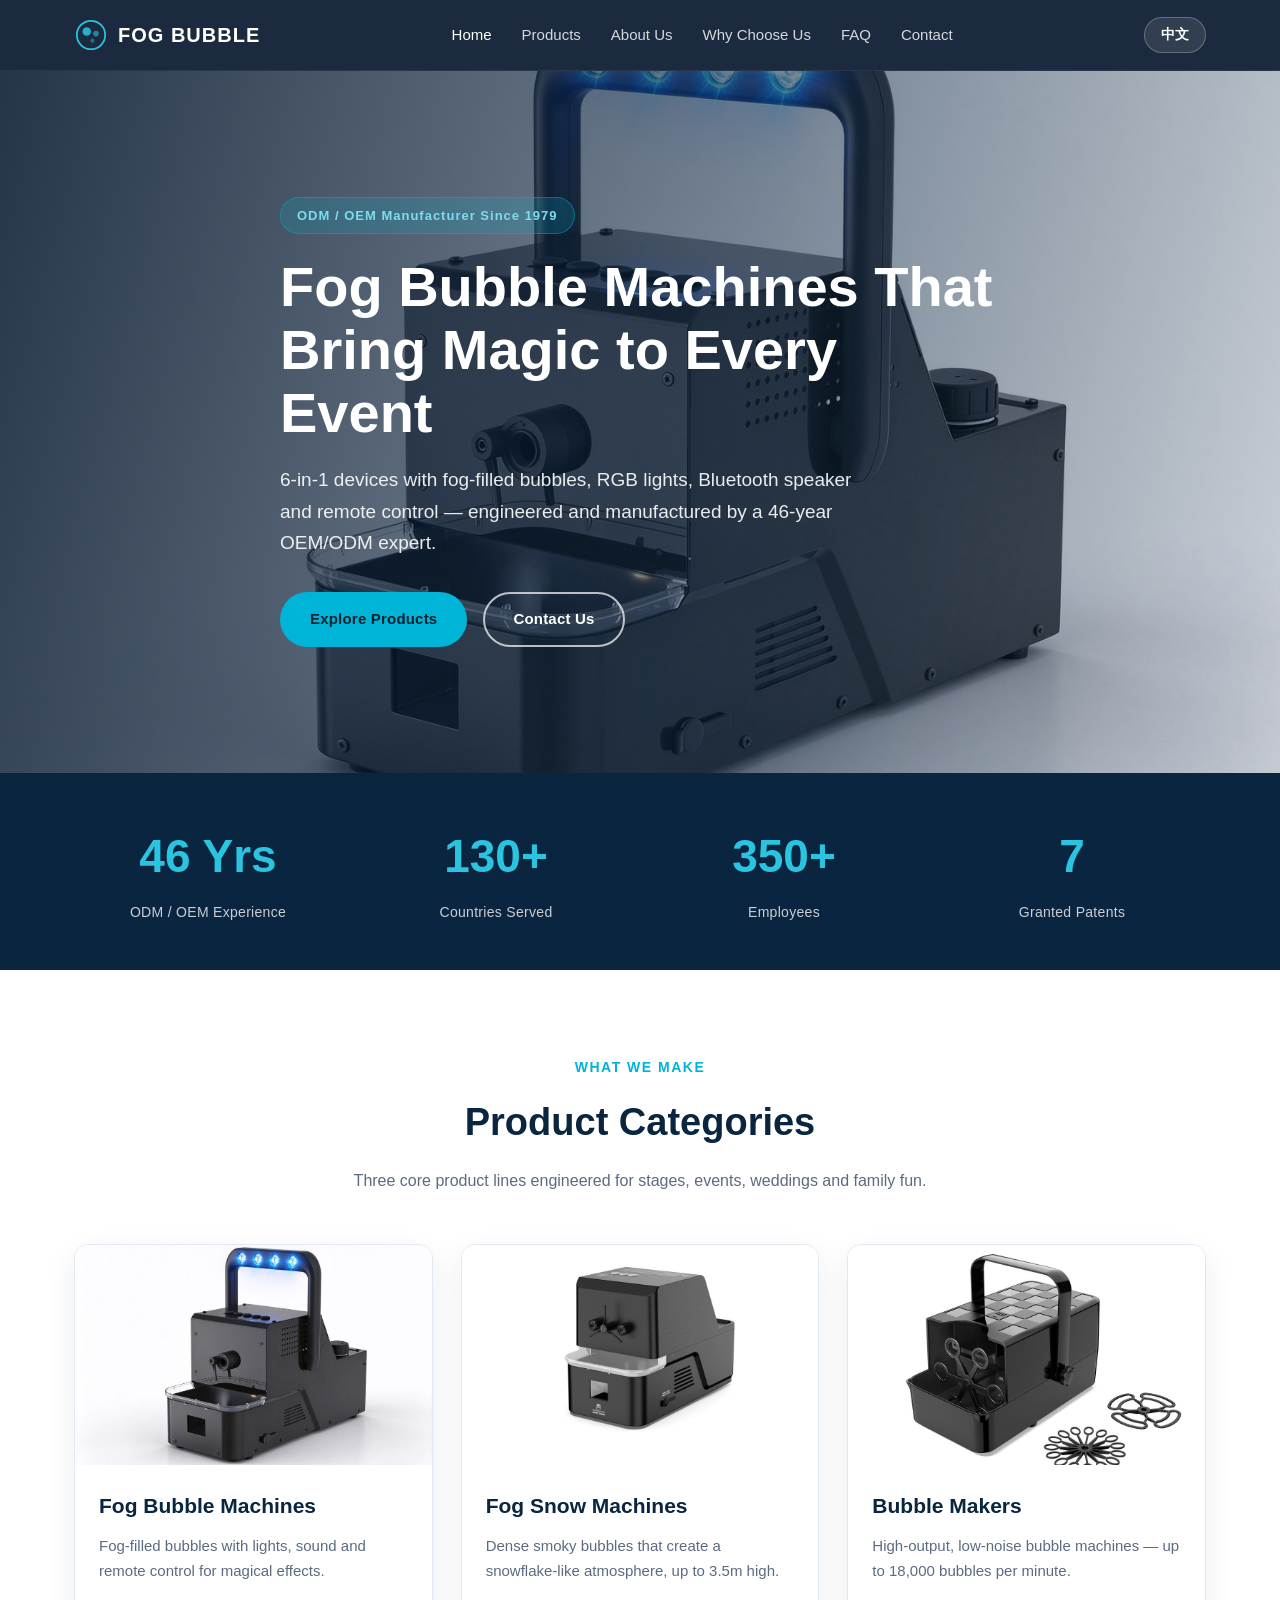
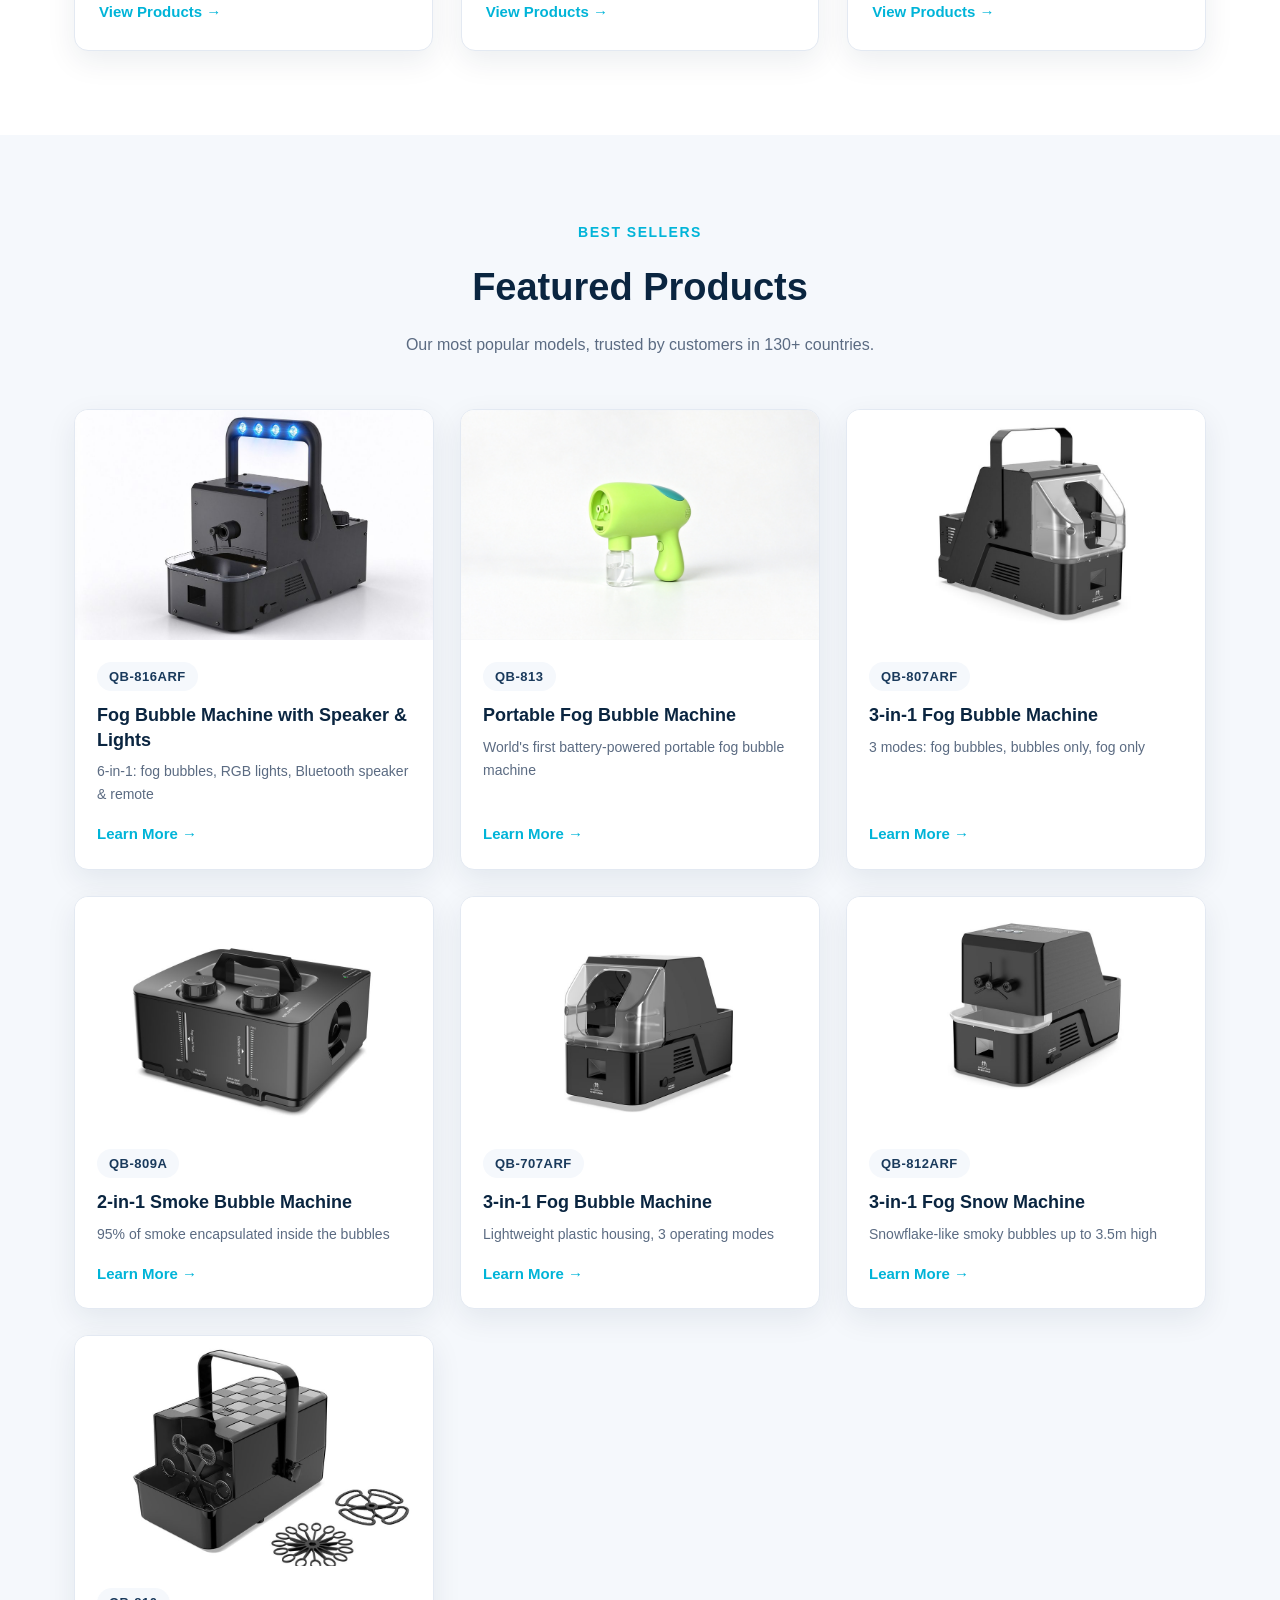
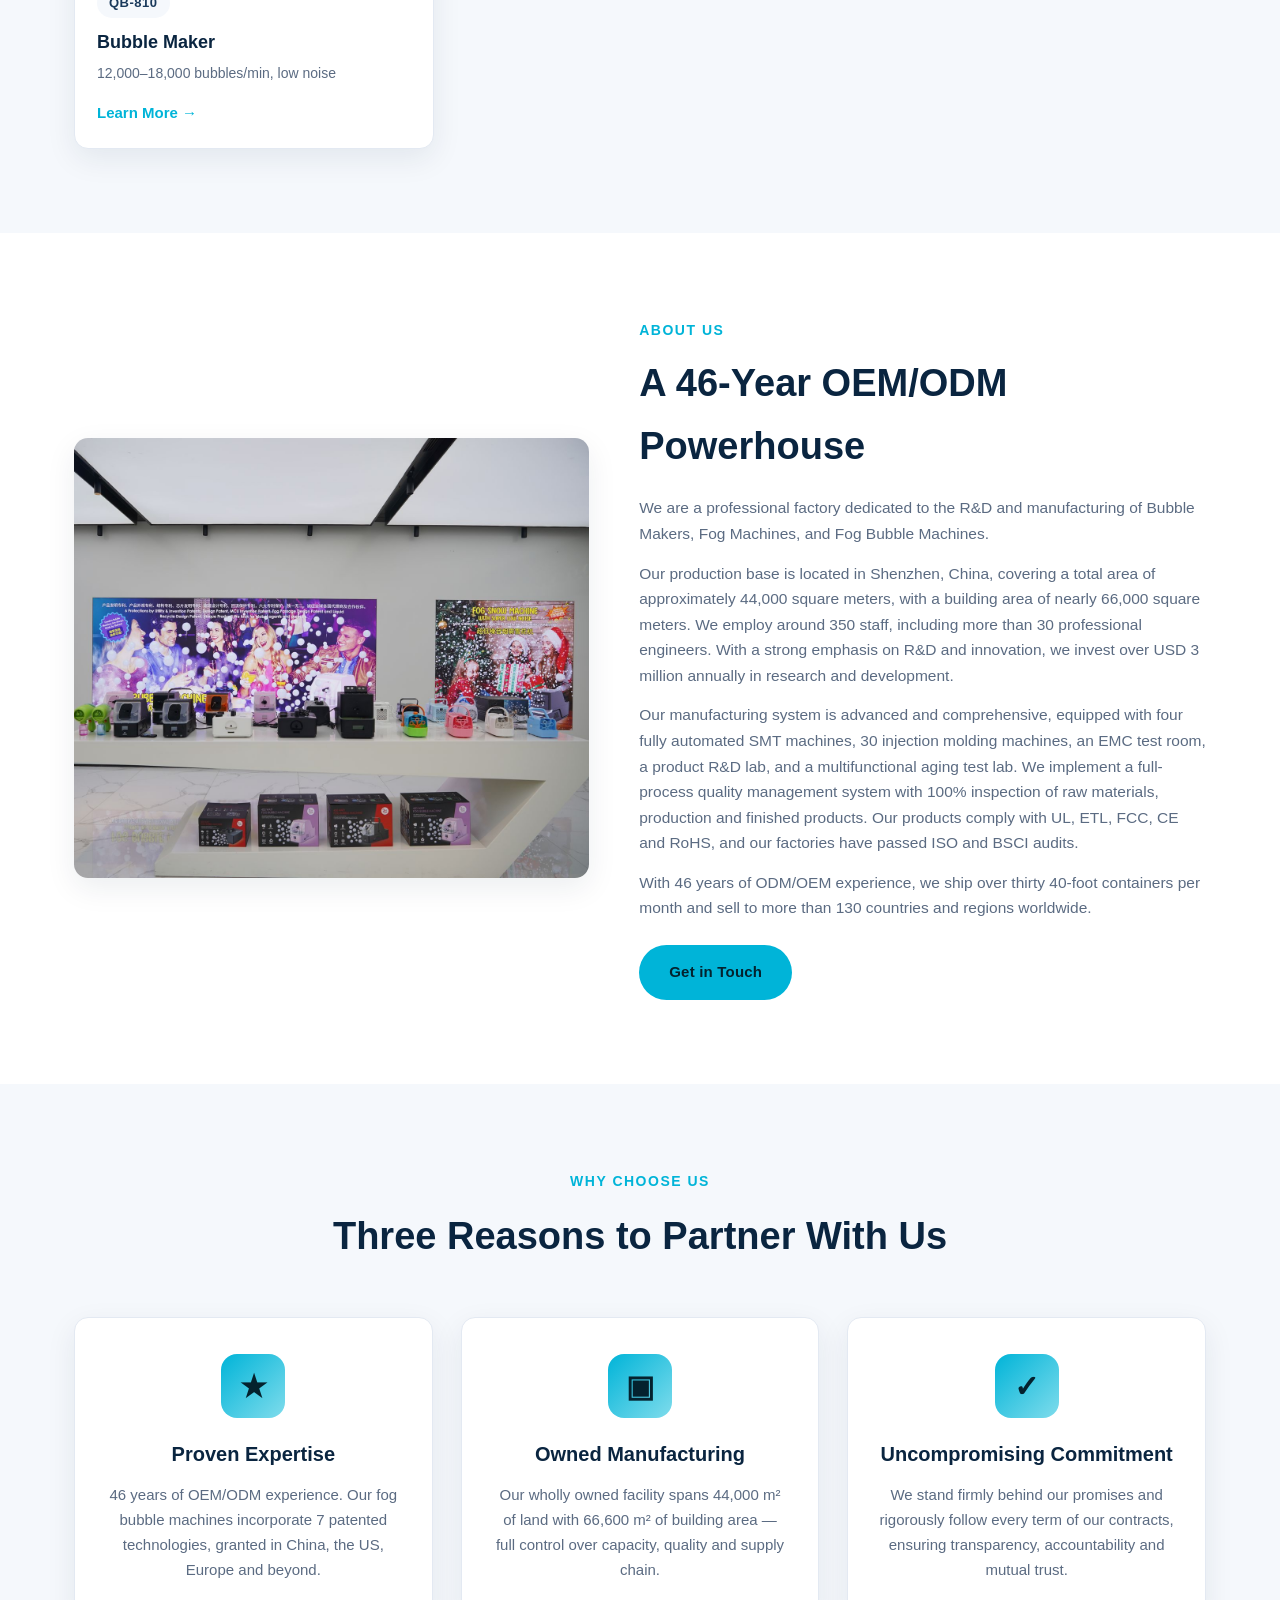
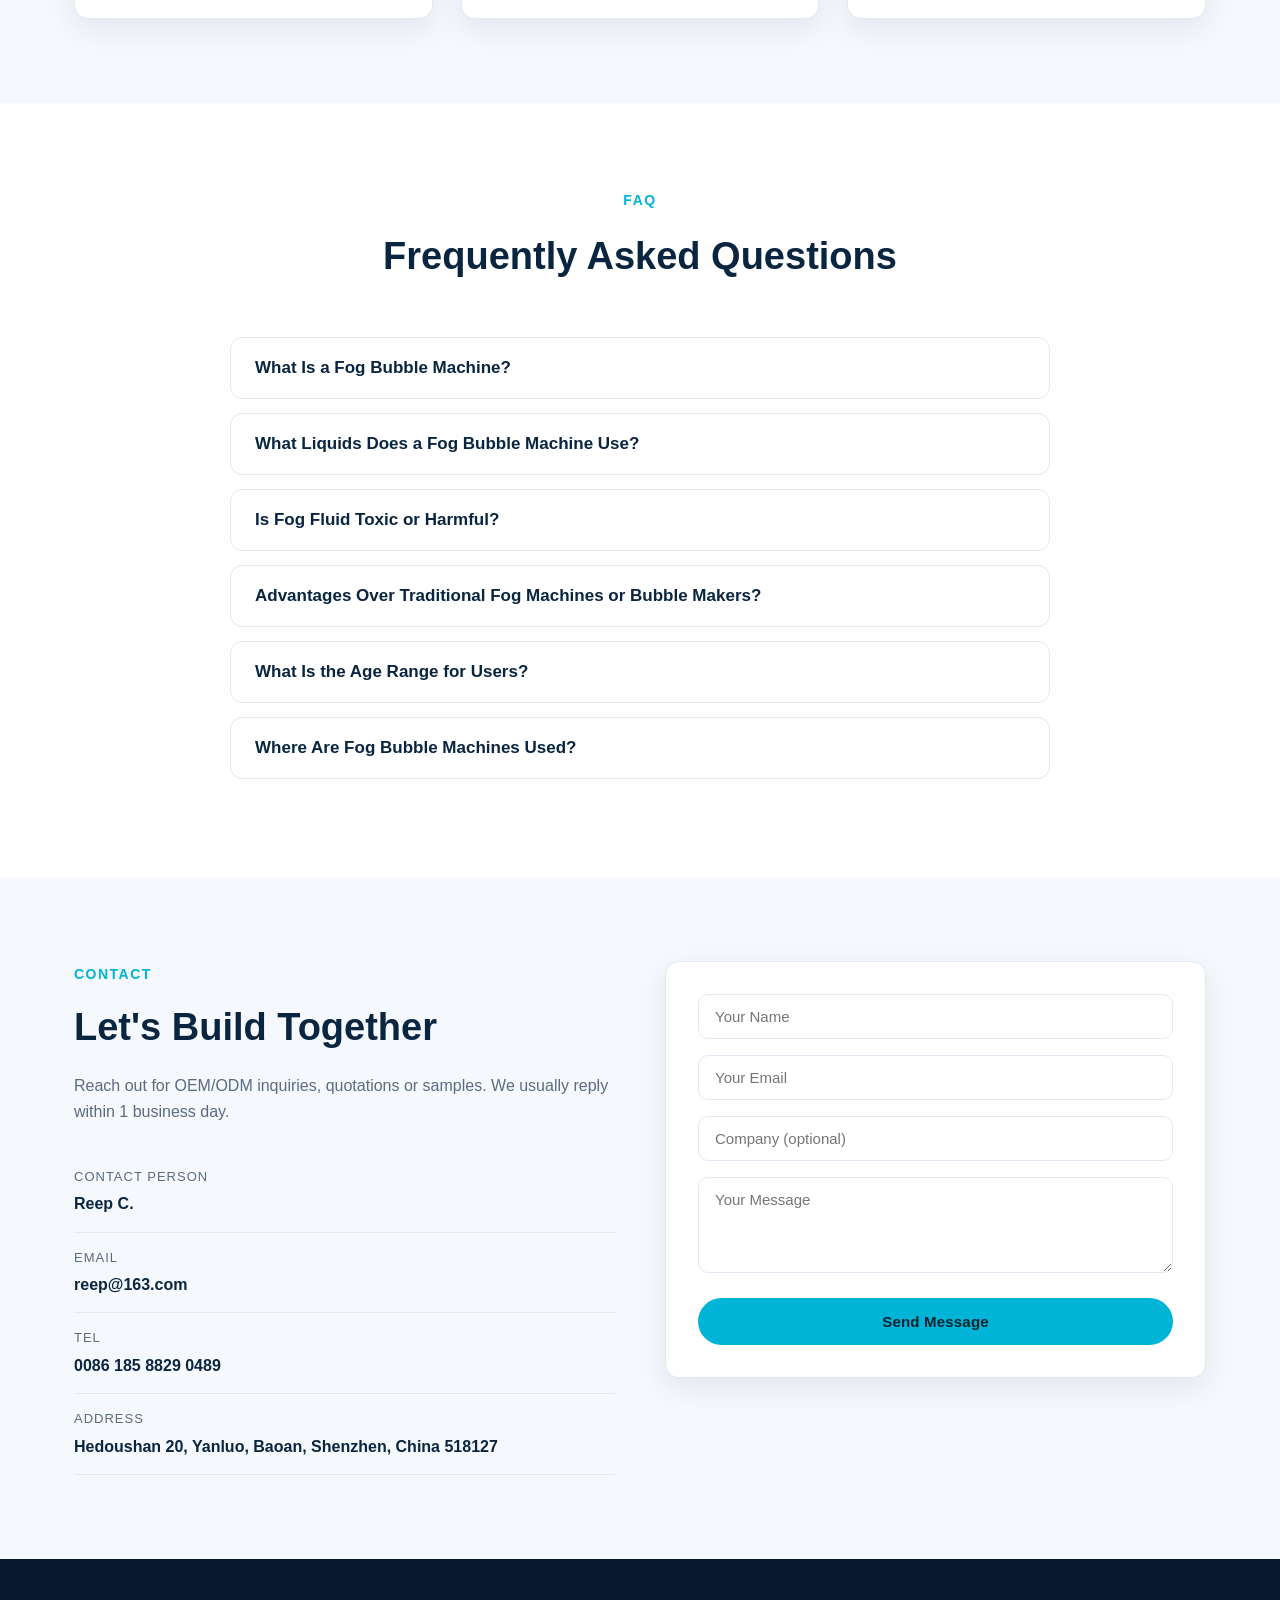
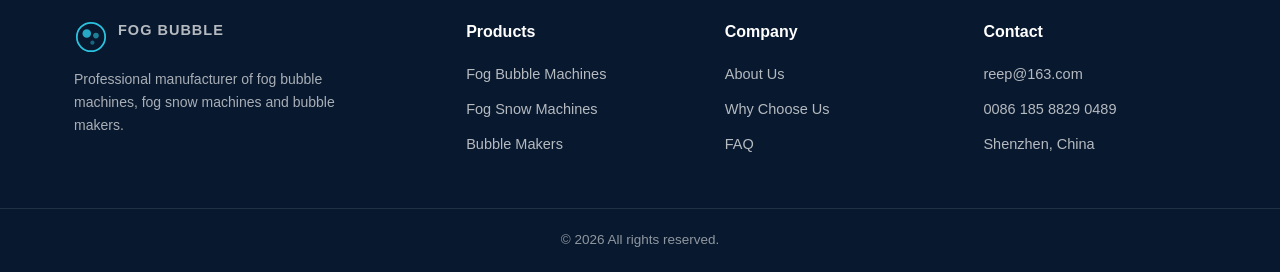
<file: index.html>
<!DOCTYPE html>
<html lang="en">
<head>
  <meta charset="UTF-8" />
  <meta name="viewport" content="width=device-width, initial-scale=1.0" />
  <title data-en="Fog Bubble Machines — Professional OEM/ODM Manufacturer" data-zh="雾泡机 — 专业 OEM/ODM 制造商">Fog Bubble Machines — Professional OEM/ODM Manufacturer</title>
  <meta name="description" data-en="Professional manufacturer of fog bubble machines, fog snow machines and bubble makers. 46 years OEM/ODM experience, shipped to 130+ countries." data-zh="专业制造雾泡机、雾雪机与泡泡机。46 年 OEM/ODM 经验，产品远销 130 多个国家和地区。">
  <link rel="stylesheet" href="css/style.css" />
</head>
<body>

  <!-- ===== Header / Navigation ===== -->
  <header class="site-header" id="siteHeader">
    <div class="container header-inner">
      <a class="brand" href="index.html" aria-label="Home">
        <svg class="brand-mark" viewBox="0 0 48 48" aria-hidden="true">
          <circle cx="24" cy="24" r="20" fill="none" stroke="currentColor" stroke-width="2.5"/>
          <circle cx="18" cy="19" r="6" fill="currentColor" opacity="0.85"/>
          <circle cx="31" cy="22" r="4" fill="currentColor" opacity="0.6"/>
          <circle cx="26" cy="32" r="3" fill="currentColor" opacity="0.45"/>
        </svg>
        <span class="brand-text" data-en="FOG BUBBLE" data-zh="雾泡机">FOG BUBBLE</span>
      </a>

      <nav class="main-nav" id="mainNav">
        <a href="#home" data-en="Home" data-zh="首页">Home</a>
        <a href="#products" data-en="Products" data-zh="产品">Products</a>
        <a href="#about" data-en="About Us" data-zh="关于我们">About Us</a>
        <a href="#why" data-en="Why Choose Us" data-zh="为何选择我们">Why Choose Us</a>
        <a href="#faq" data-en="FAQ" data-zh="常见问题">FAQ</a>
        <a href="#contact" data-en="Contact" data-zh="联系我们">Contact</a>
      </nav>

      <div class="header-actions">
        <button class="lang-toggle" data-lang-toggle aria-label="Switch language">中文</button>
        <button class="menu-toggle" id="menuToggle" aria-label="Menu">
          <span></span><span></span><span></span>
        </button>
      </div>
    </div>
  </header>

  <!-- ===== Hero ===== -->
  <section class="hero" id="home">
    <div class="hero-bg" style="background-image:url('assets/img/hero-qb816arf.jpg');"></div>
    <div class="hero-overlay"></div>
    <div class="container hero-content">
      <span class="hero-eyebrow" data-en="ODM / OEM Manufacturer Since 1979" data-zh="始于 1979 年的 ODM / OEM 制造商">ODM / OEM Manufacturer Since 1979</span>
      <h1 class="hero-title" data-en="Fog Bubble Machines That Bring Magic to Every Event" data-zh="让每一场活动都充满魔力的雾泡机">Fog Bubble Machines That Bring Magic to Every Event</h1>
      <p class="hero-sub" data-en="6-in-1 devices with fog-filled bubbles, RGB lights, Bluetooth speaker and remote control — engineered and manufactured by a 46-year OEM/ODM expert." data-zh="6 合 1 设备，集雾泡、RGB 灯光、蓝牙音箱与遥控于一体——由拥有 46 年 OEM/ODM 经验的专家研发制造。">6-in-1 devices with fog-filled bubbles, RGB lights, Bluetooth speaker and remote control — engineered and manufactured by a 46-year OEM/ODM expert.</p>
      <div class="hero-cta">
        <a class="btn btn-primary" href="#products" data-en="Explore Products" data-zh="浏览产品">Explore Products</a>
        <a class="btn btn-ghost" href="#contact" data-en="Contact Us" data-zh="联系我们">Contact Us</a>
      </div>
    </div>
  </section>

  <!-- ===== Stats ===== -->
  <section class="stats">
    <div class="container stats-grid">
      <div class="stat">
        <div class="stat-num">46<span data-en=" Yrs" data-zh=" 年"> Yrs</span></div>
        <div class="stat-label" data-en="ODM / OEM Experience" data-zh="ODM / OEM 经验">ODM / OEM Experience</div>
      </div>
      <div class="stat">
        <div class="stat-num">130<span data-en="+" data-zh="+">+</span></div>
        <div class="stat-label" data-en="Countries Served" data-zh="服务国家与地区">Countries Served</div>
      </div>
      <div class="stat">
        <div class="stat-num">350<span data-en="+" data-zh="+">+</span></div>
        <div class="stat-label" data-en="Employees" data-zh="员工人数">Employees</div>
      </div>
      <div class="stat">
        <div class="stat-num">7</div>
        <div class="stat-label" data-en="Granted Patents" data-zh="已获专利">Granted Patents</div>
      </div>
    </div>
  </section>

  <!-- ===== Product Categories ===== -->
  <section class="section" id="categories">
    <div class="container">
      <div class="section-head">
        <span class="section-kicker" data-en="What We Make" data-zh="我们的产品">What We Make</span>
        <h2 class="section-title" data-en="Product Categories" data-zh="产品分类">Product Categories</h2>
        <p class="section-desc" data-en="Three core product lines engineered for stages, events, weddings and family fun." data-zh="三大核心产品线，为舞台、活动、婚礼与家庭娱乐而设计。">Three core product lines engineered for stages, events, weddings and family fun.</p>
      </div>
      <div class="cat-grid">
        <a class="cat-card" href="products.html#fog-bubble">
          <div class="cat-img" style="background-image:url('assets/img/qb-816arf.jpg');"></div>
          <div class="cat-body">
            <h3 data-en="Fog Bubble Machines" data-zh="雾泡机">Fog Bubble Machines</h3>
            <p data-en="Fog-filled bubbles with lights, sound and remote control for magical effects." data-zh="雾泡结合灯光、音效与遥控，营造奇幻效果。">Fog-filled bubbles with lights, sound and remote control for magical effects.</p>
            <span class="cat-link" data-en="View Products →" data-zh="查看产品 →">View Products →</span>
          </div>
        </a>
        <a class="cat-card" href="products.html#fog-snow">
          <div class="cat-img" style="background-image:url('assets/img/qb-812arf.jpg');"></div>
          <div class="cat-body">
            <h3 data-en="Fog Snow Machines" data-zh="雾雪机">Fog Snow Machines</h3>
            <p data-en="Dense smoky bubbles that create a snowflake-like atmosphere, up to 3.5m high." data-zh="浓密烟雾泡营造雪花般氛围，喷射高度可达 3.5 米。">Dense smoky bubbles that create a snowflake-like atmosphere, up to 3.5m high.</p>
            <span class="cat-link" data-en="View Products →" data-zh="查看产品 →">View Products →</span>
          </div>
        </a>
        <a class="cat-card" href="products.html#bubble-makers">
          <div class="cat-img" style="background-image:url('assets/img/qb-810.jpg');"></div>
          <div class="cat-body">
            <h3 data-en="Bubble Makers" data-zh="泡泡机">Bubble Makers</h3>
            <p data-en="High-output, low-noise bubble machines — up to 18,000 bubbles per minute." data-zh="高产量、低噪音泡泡机——每分钟最多 18,000 个泡泡。">High-output, low-noise bubble machines — up to 18,000 bubbles per minute.</p>
            <span class="cat-link" data-en="View Products →" data-zh="查看产品 →">View Products →</span>
          </div>
        </a>
      </div>
    </div>
  </section>

  <!-- ===== Featured Products ===== -->
  <section class="section section-alt" id="products">
    <div class="container">
      <div class="section-head">
        <span class="section-kicker" data-en="Best Sellers" data-zh="热销产品">Best Sellers</span>
        <h2 class="section-title" data-en="Featured Products" data-zh="精选产品">Featured Products</h2>
        <p class="section-desc" data-en="Our most popular models, trusted by customers in 130+ countries." data-zh="最受全球 130 多个国家客户信赖的畅销型号。">Our most popular models, trusted by customers in 130+ countries.</p>
      </div>
      <div class="product-grid">

        <article class="product-card">
          <div class="product-img" style="background-image:url('assets/img/qb-816arf.jpg');"></div>
          <div class="product-body">
            <span class="product-model">QB-816ARF</span>
            <h3 data-en="Fog Bubble Machine with Speaker & Lights" data-zh="带音箱与灯光的雾泡机">Fog Bubble Machine with Speaker & Lights</h3>
            <p class="product-tag" data-en="6-in-1: fog bubbles, RGB lights, Bluetooth speaker & remote" data-zh="6 合 1：雾泡、RGB 灯光、蓝牙音箱与遥控">6-in-1: fog bubbles, RGB lights, Bluetooth speaker & remote</p>
            <a class="product-link" href="products.html#qb-816arf" data-en="Learn More →" data-zh="了解更多 →">Learn More →</a>
          </div>
        </article>

        <article class="product-card">
          <div class="product-img" style="background-image:url('assets/img/qb-813.png');"></div>
          <div class="product-body">
            <span class="product-model">QB-813</span>
            <h3 data-en="Portable Fog Bubble Machine" data-zh="便携式雾泡机">Portable Fog Bubble Machine</h3>
            <p class="product-tag" data-en="World's first battery-powered portable fog bubble machine" data-zh="全球首款内置电池便携式雾泡机">World's first battery-powered portable fog bubble machine</p>
            <a class="product-link" href="products.html#qb-813" data-en="Learn More →" data-zh="了解更多 →">Learn More →</a>
          </div>
        </article>

        <article class="product-card">
          <div class="product-img" style="background-image:url('assets/img/qb-807arf.jpg');"></div>
          <div class="product-body">
            <span class="product-model">QB-807ARF</span>
            <h3 data-en="3-in-1 Fog Bubble Machine" data-zh="3 合 1 雾泡机">3-in-1 Fog Bubble Machine</h3>
            <p class="product-tag" data-en="3 modes: fog bubbles, bubbles only, fog only" data-zh="三种模式：雾泡、纯泡泡、纯雾">3 modes: fog bubbles, bubbles only, fog only</p>
            <a class="product-link" href="products.html#qb-807arf" data-en="Learn More →" data-zh="了解更多 →">Learn More →</a>
          </div>
        </article>

        <article class="product-card">
          <div class="product-img" style="background-image:url('assets/img/qb-809a.jpg');"></div>
          <div class="product-body">
            <span class="product-model">QB-809A</span>
            <h3 data-en="2-in-1 Smoke Bubble Machine" data-zh="2 合 1 烟雾泡泡机">2-in-1 Smoke Bubble Machine</h3>
            <p class="product-tag" data-en="95% of smoke encapsulated inside the bubbles" data-zh="95% 烟雾锁于泡内">95% of smoke encapsulated inside the bubbles</p>
            <a class="product-link" href="products.html#qb-809a" data-en="Learn More →" data-zh="了解更多 →">Learn More →</a>
          </div>
        </article>

        <article class="product-card">
          <div class="product-img" style="background-image:url('assets/img/qb-707arf.jpg');"></div>
          <div class="product-body">
            <span class="product-model">QB-707ARF</span>
            <h3 data-en="3-in-1 Fog Bubble Machine" data-zh="3 合 1 雾泡机">3-in-1 Fog Bubble Machine</h3>
            <p class="product-tag" data-en="Lightweight plastic housing, 3 operating modes" data-zh="轻量塑料外壳，三种工作模式">Lightweight plastic housing, 3 operating modes</p>
            <a class="product-link" href="products.html#qb-707arf" data-en="Learn More →" data-zh="了解更多 →">Learn More →</a>
          </div>
        </article>

        <article class="product-card">
          <div class="product-img" style="background-image:url('assets/img/qb-812arf.jpg');"></div>
          <div class="product-body">
            <span class="product-model">QB-812ARF</span>
            <h3 data-en="3-in-1 Fog Snow Machine" data-zh="3 合 1 雾雪机">3-in-1 Fog Snow Machine</h3>
            <p class="product-tag" data-en="Snowflake-like smoky bubbles up to 3.5m high" data-zh="雪花般烟雾泡，喷射高度达 3.5 米">Snowflake-like smoky bubbles up to 3.5m high</p>
            <a class="product-link" href="products.html#qb-812arf" data-en="Learn More →" data-zh="了解更多 →">Learn More →</a>
          </div>
        </article>

        <article class="product-card">
          <div class="product-img" style="background-image:url('assets/img/qb-810.jpg');"></div>
          <div class="product-body">
            <span class="product-model">QB-810</span>
            <h3 data-en="Bubble Maker" data-zh="泡泡机">Bubble Maker</h3>
            <p class="product-tag" data-en="12,000–18,000 bubbles/min, low noise" data-zh="每分钟 12,000–18,000 个泡泡，低噪音">12,000–18,000 bubbles/min, low noise</p>
            <a class="product-link" href="products.html#qb-810" data-en="Learn More →" data-zh="了解更多 →">Learn More →</a>
          </div>
        </article>

      </div>
    </div>
  </section>

  <!-- ===== About Us ===== -->
  <section class="section" id="about">
    <div class="container about-grid">
      <div class="about-img" style="background-image:url('assets/img/factory.jpg');"></div>
      <div class="about-text">
        <span class="section-kicker" data-en="About Us" data-zh="关于我们">About Us</span>
        <h2 class="section-title" data-en="A 46-Year OEM/ODM Powerhouse" data-zh="46 年 OEM/ODM 制造实力">A 46-Year OEM/ODM Powerhouse</h2>
        <div class="lang-en">
          <p>We are a professional factory dedicated to the R&amp;D and manufacturing of Bubble Makers, Fog Machines, and Fog Bubble Machines.</p>
          <p>Our production base is located in Shenzhen, China, covering a total area of approximately 44,000 square meters, with a building area of nearly 66,000 square meters. We employ around 350 staff, including more than 30 professional engineers. With a strong emphasis on R&amp;D and innovation, we invest over USD 3 million annually in research and development.</p>
          <p>Our manufacturing system is advanced and comprehensive, equipped with four fully automated SMT machines, 30 injection molding machines, an EMC test room, a product R&amp;D lab, and a multifunctional aging test lab. We implement a full-process quality management system with 100% inspection of raw materials, production and finished products. Our products comply with UL, ETL, FCC, CE and RoHS, and our factories have passed ISO and BSCI audits.</p>
          <p>With 46 years of ODM/OEM experience, we ship over thirty 40-foot containers per month and sell to more than 130 countries and regions worldwide.</p>
        </div>
        <div class="lang-zh">
          <p>我们是一家专业工厂，专注于泡泡机、烟雾机与雾泡机的研发与制造。</p>
          <p>我们的生产基地位于中国深圳，总占地面积约 44,000 平方米，建筑面积近 66,000 平方米。我们拥有约 350 名员工，其中包括 30 多名专业工程师。我们高度重视研发与创新，每年在研发上的投入超过 300 万美元。</p>
          <p>我们的制造体系先进而完善，配备 4 台全自动 SMT 贴片机、30 台注塑机、EMC 测试室、产品研发实验室和多功能老化测试实验室。我们实施全流程质量管理体系，对原材料、生产过程与成品进行 100% 检验。产品符合 UL、ETL、FCC、CE、RoHS 等标准，工厂通过 ISO、BSCI 等体系审核。</p>
          <p>凭借 46 年的 ODM/OEM 经验，我们每月发运超过 30 个 40 英尺集装箱，产品远销全球 130 多个国家和地区。</p>
        </div>
        <a class="btn btn-primary" href="#contact" data-en="Get in Touch" data-zh="联系我们">Get in Touch</a>
      </div>
    </div>
  </section>

  <!-- ===== Why Choose Us ===== -->
  <section class="section section-alt" id="why">
    <div class="container">
      <div class="section-head">
        <span class="section-kicker" data-en="Why Choose Us" data-zh="为何选择我们">Why Choose Us</span>
        <h2 class="section-title" data-en="Three Reasons to Partner With Us" data-zh="选择我们的三大理由">Three Reasons to Partner With Us</h2>
      </div>
      <div class="why-grid">
        <div class="why-card">
          <div class="why-icon">★</div>
          <h3 data-en="Proven Expertise" data-zh="资深专业">Proven Expertise</h3>
          <p data-en="46 years of OEM/ODM experience. Our fog bubble machines incorporate 7 patented technologies, granted in China, the US, Europe and beyond." data-zh="46 年 OEM/ODM 经验。我们的雾泡机拥有 7 项专利技术，已在中国、美国、欧洲等多地获得授权。">46 years of OEM/ODM experience. Our fog bubble machines incorporate 7 patented technologies, granted in China, the US, Europe and beyond.</p>
        </div>
        <div class="why-card">
          <div class="why-icon">▣</div>
          <h3 data-en="Owned Manufacturing" data-zh="自有工厂">Owned Manufacturing</h3>
          <p data-en="Our wholly owned facility spans 44,000 m² of land with 66,600 m² of building area — full control over capacity, quality and supply chain." data-zh="自有厂区占地 44,000 平方米、建筑面积 66,600 平方米——对产能、品质与供应链全面把控。">Our wholly owned facility spans 44,000 m² of land with 66,600 m² of building area — full control over capacity, quality and supply chain.</p>
        </div>
        <div class="why-card">
          <div class="why-icon">✓</div>
          <h3 data-en="Uncompromising Commitment" data-zh="坚定承诺">Uncompromising Commitment</h3>
          <p data-en="We stand firmly behind our promises and rigorously follow every term of our contracts, ensuring transparency, accountability and mutual trust." data-zh="我们坚定履行承诺，严格执行合同每一项条款，确保透明、负责与互信。">We stand firmly behind our promises and rigorously follow every term of our contracts, ensuring transparency, accountability and mutual trust.</p>
        </div>
      </div>
    </div>
  </section>

  <!-- ===== FAQ ===== -->
  <section class="section" id="faq">
    <div class="container">
      <div class="section-head">
        <span class="section-kicker" data-en="FAQ" data-zh="常见问题">FAQ</span>
        <h2 class="section-title" data-en="Frequently Asked Questions" data-zh="常见问题解答">Frequently Asked Questions</h2>
      </div>
      <div class="faq-list">

        <div class="faq-item">
          <button class="faq-q" data-en="What Is a Fog Bubble Machine?" data-zh="什么是雾泡机？">What Is a Fog Bubble Machine?<span class="faq-plus">+</span></button>
          <div class="faq-a">
            <div class="lang-en"><p>A fog bubble machine is a device that produces fog-filled bubbles. It is more than just a fog machine combined with a bubble maker — it injects fog into each bubble before the bubble is fully formed and blown out.</p></div>
            <div class="lang-zh"><p>雾泡机是一种能制造充满烟雾的泡泡的设备。它不只是烟雾机与泡泡机的简单组合——它会在每个泡泡完全成型并被吹出之前，将烟雾注入其中。</p></div>
          </div>
        </div>

        <div class="faq-item">
          <button class="faq-q" data-en="What Liquids Does a Fog Bubble Machine Use?" data-zh="雾泡机使用什么液体？">What Liquids Does a Fog Bubble Machine Use?<span class="faq-plus">+</span></button>
          <div class="faq-a">
            <div class="lang-en"><p>The device uses regular bubble solution and fog fluid at the same time. The two liquids are poured into separate tanks. The machine then takes 3–5 minutes to heat up until it can convert the fog fluid into smoke.</p></div>
            <div class="lang-zh"><p>设备同时使用普通泡泡液和烟雾油。两种液体分别倒入独立的液箱。机器需要 3–5 分钟预热，才能将烟雾油转化为烟雾。</p></div>
          </div>
        </div>

        <div class="faq-item">
          <button class="faq-q" data-en="Is Fog Fluid Toxic or Harmful?" data-zh="烟雾油有毒或有害吗？">Is Fog Fluid Toxic or Harmful?<span class="faq-plus">+</span></button>
          <div class="faq-a">
            <div class="lang-en"><p>Fog fluid normally contains deionized water, propylene glycol and glycerol. Deionized water is non-toxic. Propylene glycol is low-toxicity and safe when used as regulated. Glycerol has extremely low toxicity and is a normal metabolic intermediate, considered safe under normal use. Avoid formulations containing ethylene glycol, which is more hazardous.</p></div>
            <div class="lang-zh"><p>烟雾油通常含有去离子水、丙二醇和甘油。去离子水无毒；丙二醇属低毒，按规定使用安全；甘油毒性极低，是人体正常代谢中间物，正常使用安全。应避免含乙二醇的配方，其危害相对更大。</p></div>
          </div>
        </div>

        <div class="faq-item">
          <button class="faq-q" data-en="Advantages Over Traditional Fog Machines or Bubble Makers?" data-zh="相比传统烟雾机或泡泡机有何优势？">Advantages Over Traditional Fog Machines or Bubble Makers?<span class="faq-plus">+</span></button>
          <div class="faq-a">
            <div class="lang-en"><p>A fog bubble machine not only combines both functions, but precisely traps fog inside the bubbles. When the bubbles pop, the fog is released and drifts through the air, creating an interesting and magical effect with strong visual impact.</p></div>
            <div class="lang-zh"><p>雾泡机不仅集两种功能于一身，更将烟雾精准锁在泡泡内部。泡泡破裂时，烟雾释放并在空中飘散，营造出极具视觉冲击的奇幻效果。</p></div>
          </div>
        </div>

        <div class="faq-item">
          <button class="faq-q" data-en="What Is the Age Range for Users?" data-zh="适用人群的年龄范围是？">What Is the Age Range for Users?<span class="faq-plus">+</span></button>
          <div class="faq-a">
            <div class="lang-en"><p>Any fog bubble machine with AC power must be used by adults. A battery-powered fog bubble machine can be used by children aged 3 and above under adult supervision.</p></div>
            <div class="lang-zh"><p>任何使用交流电源（插电）的雾泡机必须由成人操作。电池供电的雾泡机可在成人监护下供 3 岁及以上儿童使用。</p></div>
          </div>
        </div>

        <div class="faq-item">
          <button class="faq-q" data-en="Where Are Fog Bubble Machines Used?" data-zh="雾泡机可以用在哪些场合？">Where Are Fog Bubble Machines Used?<span class="faq-plus">+</span></button>
          <div class="faq-a">
            <div class="lang-en"><p>They can be used in many settings: outdoor weddings, Halloween celebrations, family parties, camping, shopping mall events, night clubs, disco halls, small stages, parks, kindergartens, pop-up shops, convenience store vans, or any place that needs fun.</p></div>
            <div class="lang-zh"><p>可用于众多场合：户外婚礼、万圣节庆祝、家庭聚会、露营、商场活动、夜店、迪厅、小型舞台、公园、幼儿园、快闪店、便利店外摆车，或任何需要欢乐氛围的场所。</p></div>
          </div>
        </div>

      </div>
    </div>
  </section>

  <!-- ===== Contact ===== -->
  <section class="section section-alt" id="contact">
    <div class="container contact-grid">
      <div class="contact-info">
        <span class="section-kicker" data-en="Contact" data-zh="联系我们">Contact</span>
        <h2 class="section-title" data-en="Let's Build Together" data-zh="携手合作">Let's Build Together</h2>
        <p class="section-desc" data-en="Reach out for OEM/ODM inquiries, quotations or samples. We usually reply within 1 business day." data-zh="欢迎垂询 OEM/ODM、报价或样品。我们通常在一个工作日内回复。">Reach out for OEM/ODM inquiries, quotations or samples. We usually reply within 1 business day.</p>
        <ul class="contact-list">
          <li><span data-en="Contact Person" data-zh="联系人">Contact Person</span><strong>Reep C.</strong></li>
          <li><span data-en="Email" data-zh="邮箱">Email</span><strong>reep@163.com</strong></li>
          <li><span data-en="Tel" data-zh="电话">Tel</span><strong>0086 185 8829 0489</strong></li>
          <li><span data-en="Address" data-zh="地址">Address</span><strong data-en="Hedoushan 20, Yanluo, Baoan, Shenzhen, China 518127" data-zh="中国深圳宝安燕罗贺兜山 20 号，邮编 518127">Hedoushan 20, Yanluo, Baoan, Shenzhen, China 518127</strong></li>
        </ul>
      </div>
      <form class="contact-form" id="contactForm">
        <div class="field">
          <input type="text" name="name" required data-placeholder="true" data-en="Your Name" data-zh="您的姓名" placeholder="Your Name" />
        </div>
        <div class="field">
          <input type="email" name="email" required data-placeholder="true" data-en="Your Email" data-zh="您的邮箱" placeholder="Your Email" />
        </div>
        <div class="field">
          <input type="text" name="company" data-placeholder="true" data-en="Company (optional)" data-zh="公司名称（选填）" placeholder="Company (optional)" />
        </div>
        <div class="field">
          <textarea name="message" rows="4" required data-placeholder="true" data-en="Your Message" data-zh="您的留言" placeholder="Your Message"></textarea>
        </div>
        <button type="submit" class="btn btn-primary" data-en="Send Message" data-zh="发送消息">Send Message</button>
      </form>
    </div>
  </section>

  <!-- ===== Footer ===== -->
  <footer class="site-footer">
    <div class="container footer-grid">
      <div class="footer-col footer-brand">
        <div class="brand">
          <svg class="brand-mark" viewBox="0 0 48 48" aria-hidden="true">
            <circle cx="24" cy="24" r="20" fill="none" stroke="currentColor" stroke-width="2.5"/>
            <circle cx="18" cy="19" r="6" fill="currentColor" opacity="0.85"/>
            <circle cx="31" cy="22" r="4" fill="currentColor" opacity="0.6"/>
            <circle cx="26" cy="32" r="3" fill="currentColor" opacity="0.45"/>
          </svg>
          <span class="brand-text" data-en="FOG BUBBLE" data-zh="雾泡机">FOG BUBBLE</span>
        </div>
        <p data-en="Professional manufacturer of fog bubble machines, fog snow machines and bubble makers." data-zh="雾泡机、雾雪机与泡泡机的专业制造商。">Professional manufacturer of fog bubble machines, fog snow machines and bubble makers.</p>
      </div>
      <div class="footer-col">
        <h4 data-en="Products" data-zh="产品">Products</h4>
        <a href="products.html#fog-bubble" data-en="Fog Bubble Machines" data-zh="雾泡机">Fog Bubble Machines</a>
        <a href="products.html#fog-snow" data-en="Fog Snow Machines" data-zh="雾雪机">Fog Snow Machines</a>
        <a href="products.html#bubble-makers" data-en="Bubble Makers" data-zh="泡泡机">Bubble Makers</a>
      </div>
      <div class="footer-col">
        <h4 data-en="Company" data-zh="公司">Company</h4>
        <a href="#about" data-en="About Us" data-zh="关于我们">About Us</a>
        <a href="#why" data-en="Why Choose Us" data-zh="为何选择我们">Why Choose Us</a>
        <a href="#faq" data-en="FAQ" data-zh="常见问题">FAQ</a>
      </div>
      <div class="footer-col">
        <h4 data-en="Contact" data-zh="联系我们">Contact</h4>
        <a href="mailto:reep@163.com">reep@163.com</a>
        <a href="tel:008618588290489">0086 185 8829 0489</a>
        <span data-en="Shenzhen, China" data-zh="中国深圳">Shenzhen, China</span>
      </div>
    </div>
    <div class="footer-bottom">
      <span data-en="© 2026 All rights reserved." data-zh="© 2026 版权所有。">© 2026 All rights reserved.</span>
    </div>
  </footer>

  <script src="js/lang.js"></script>
  <script src="js/main.js"></script>
</body>
</html>
</file>
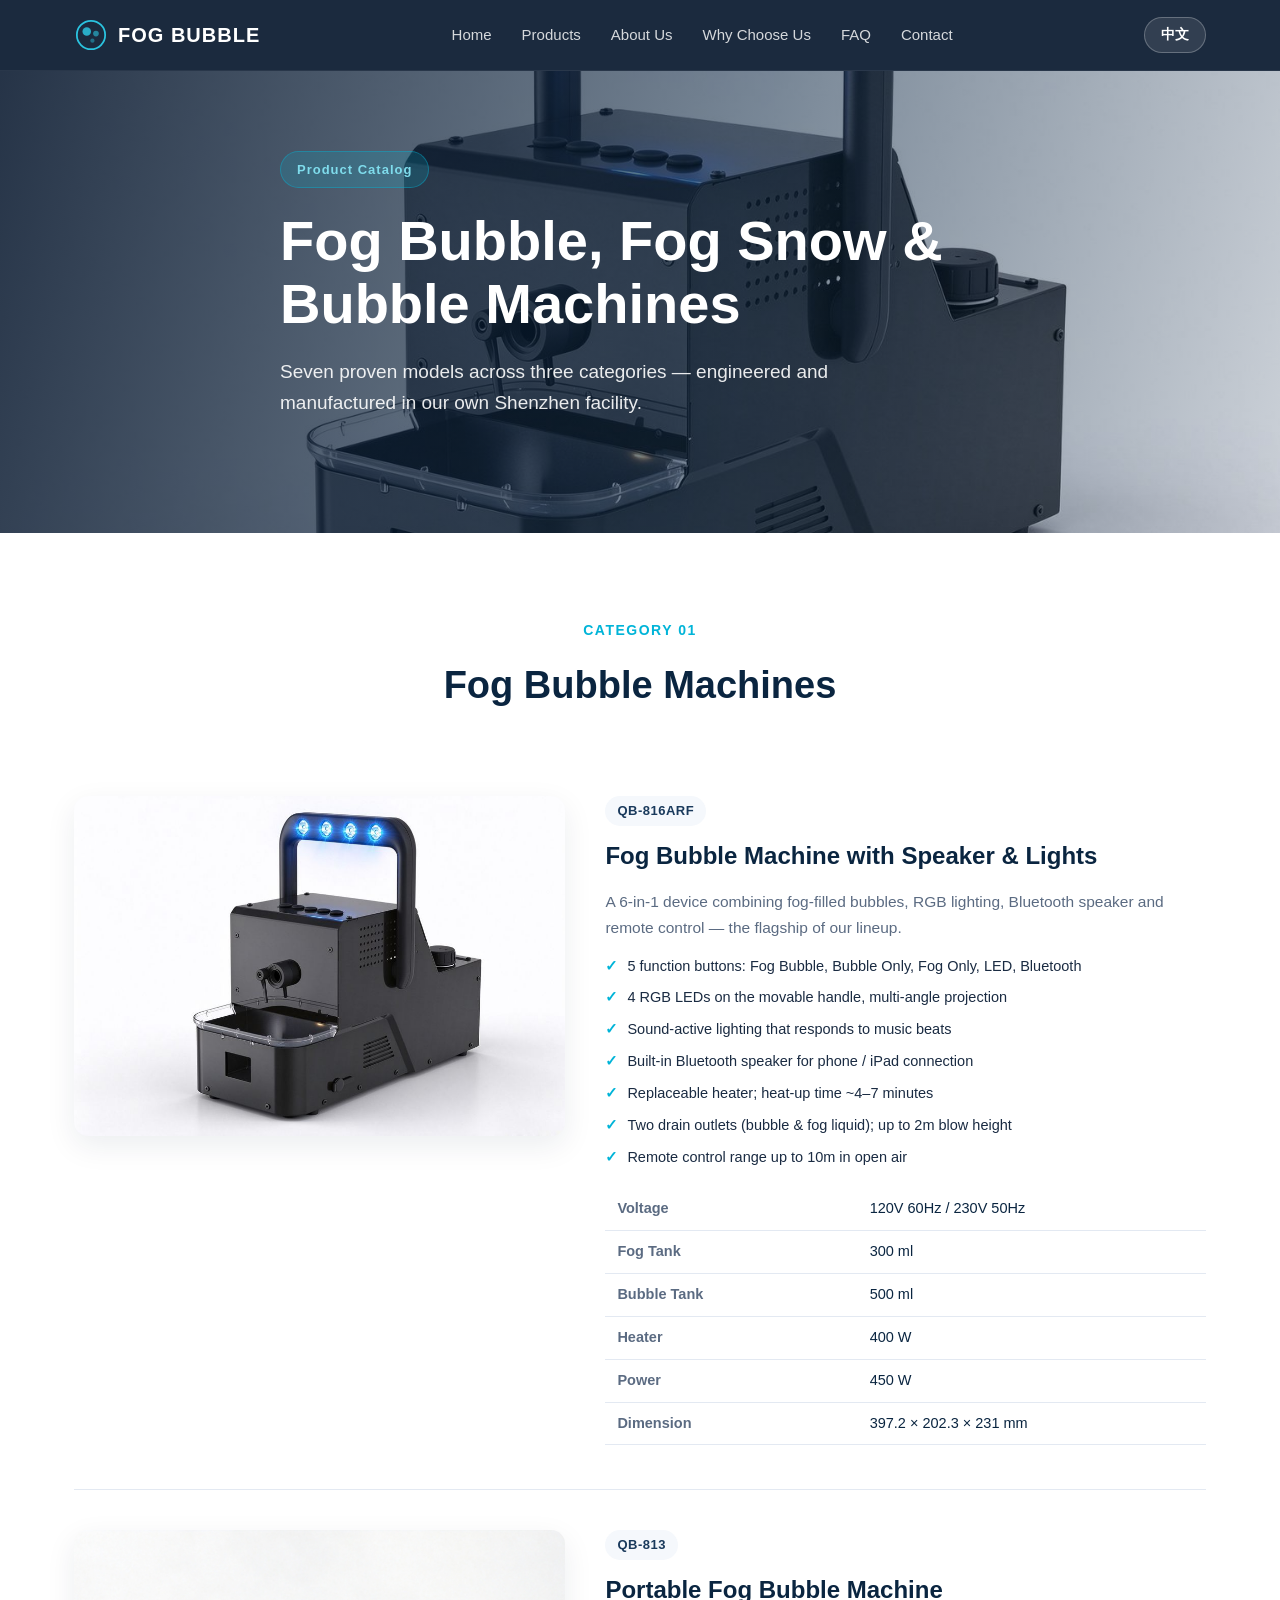
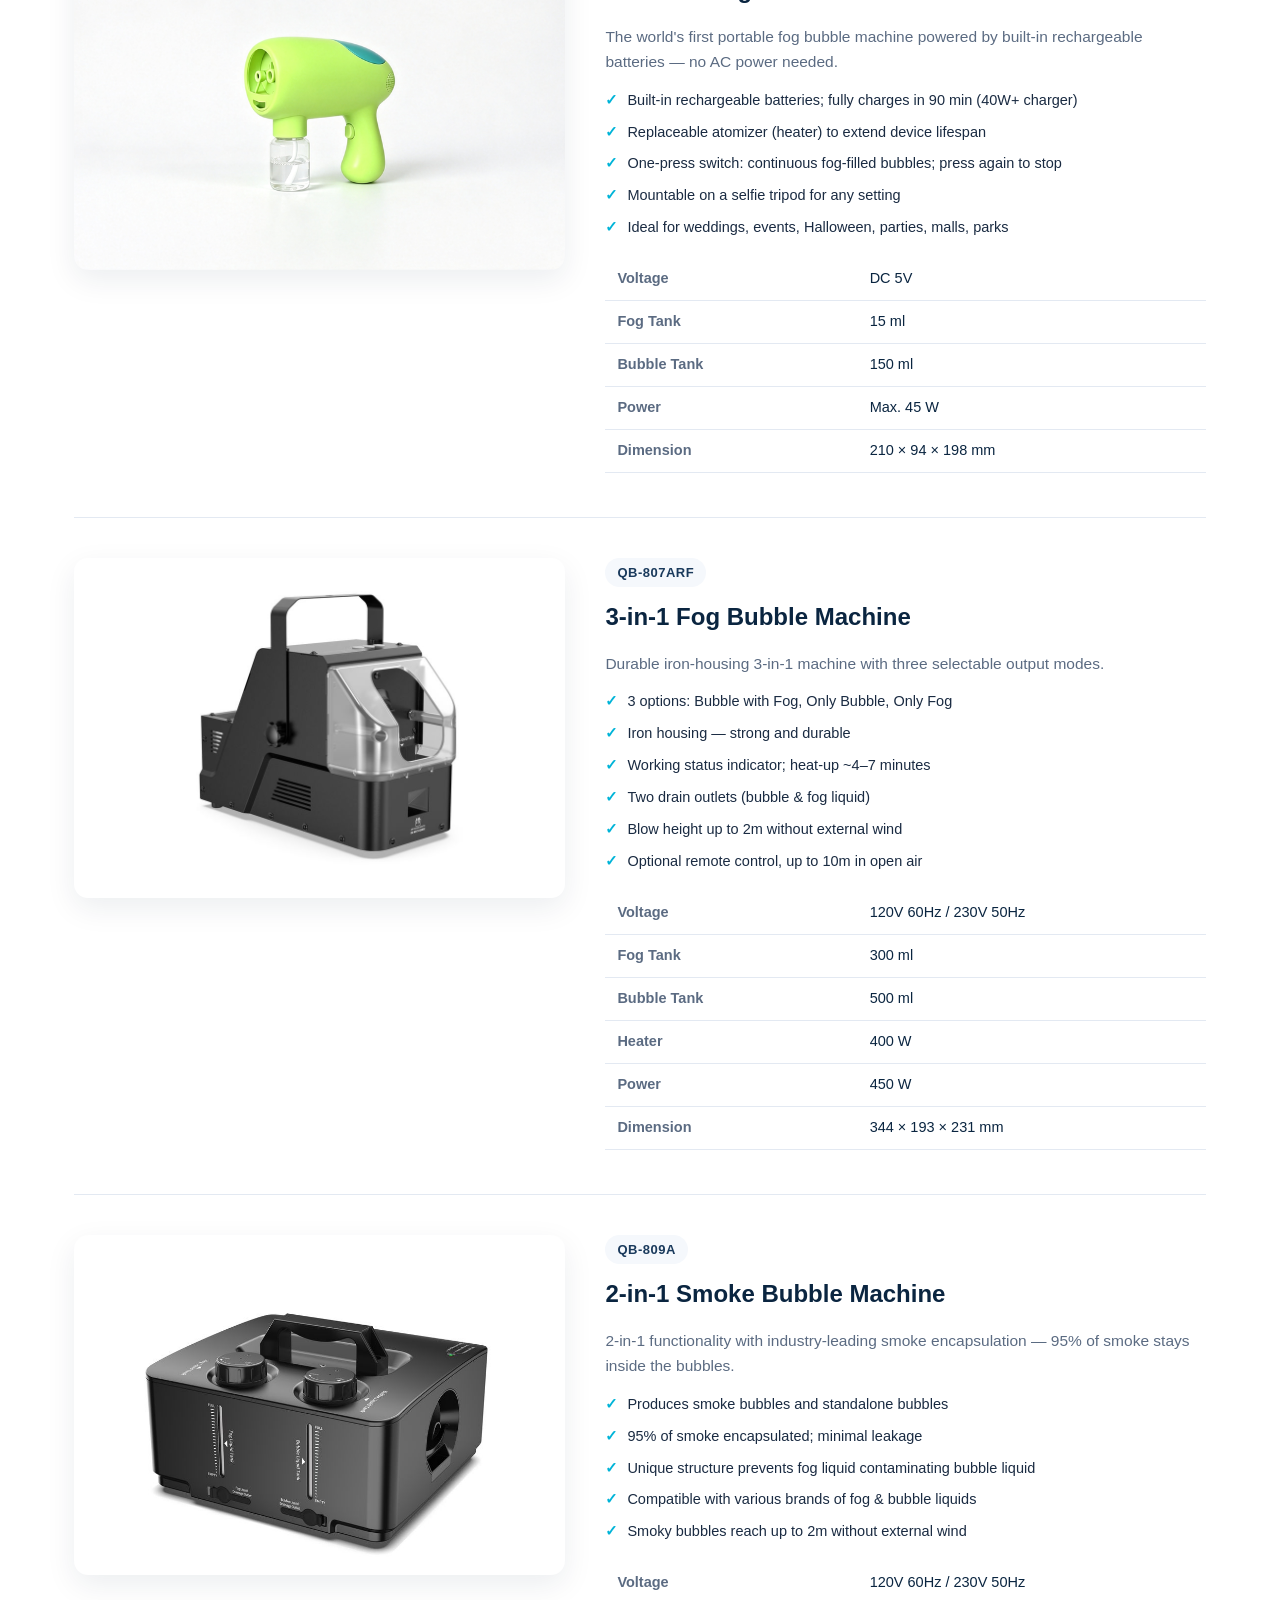
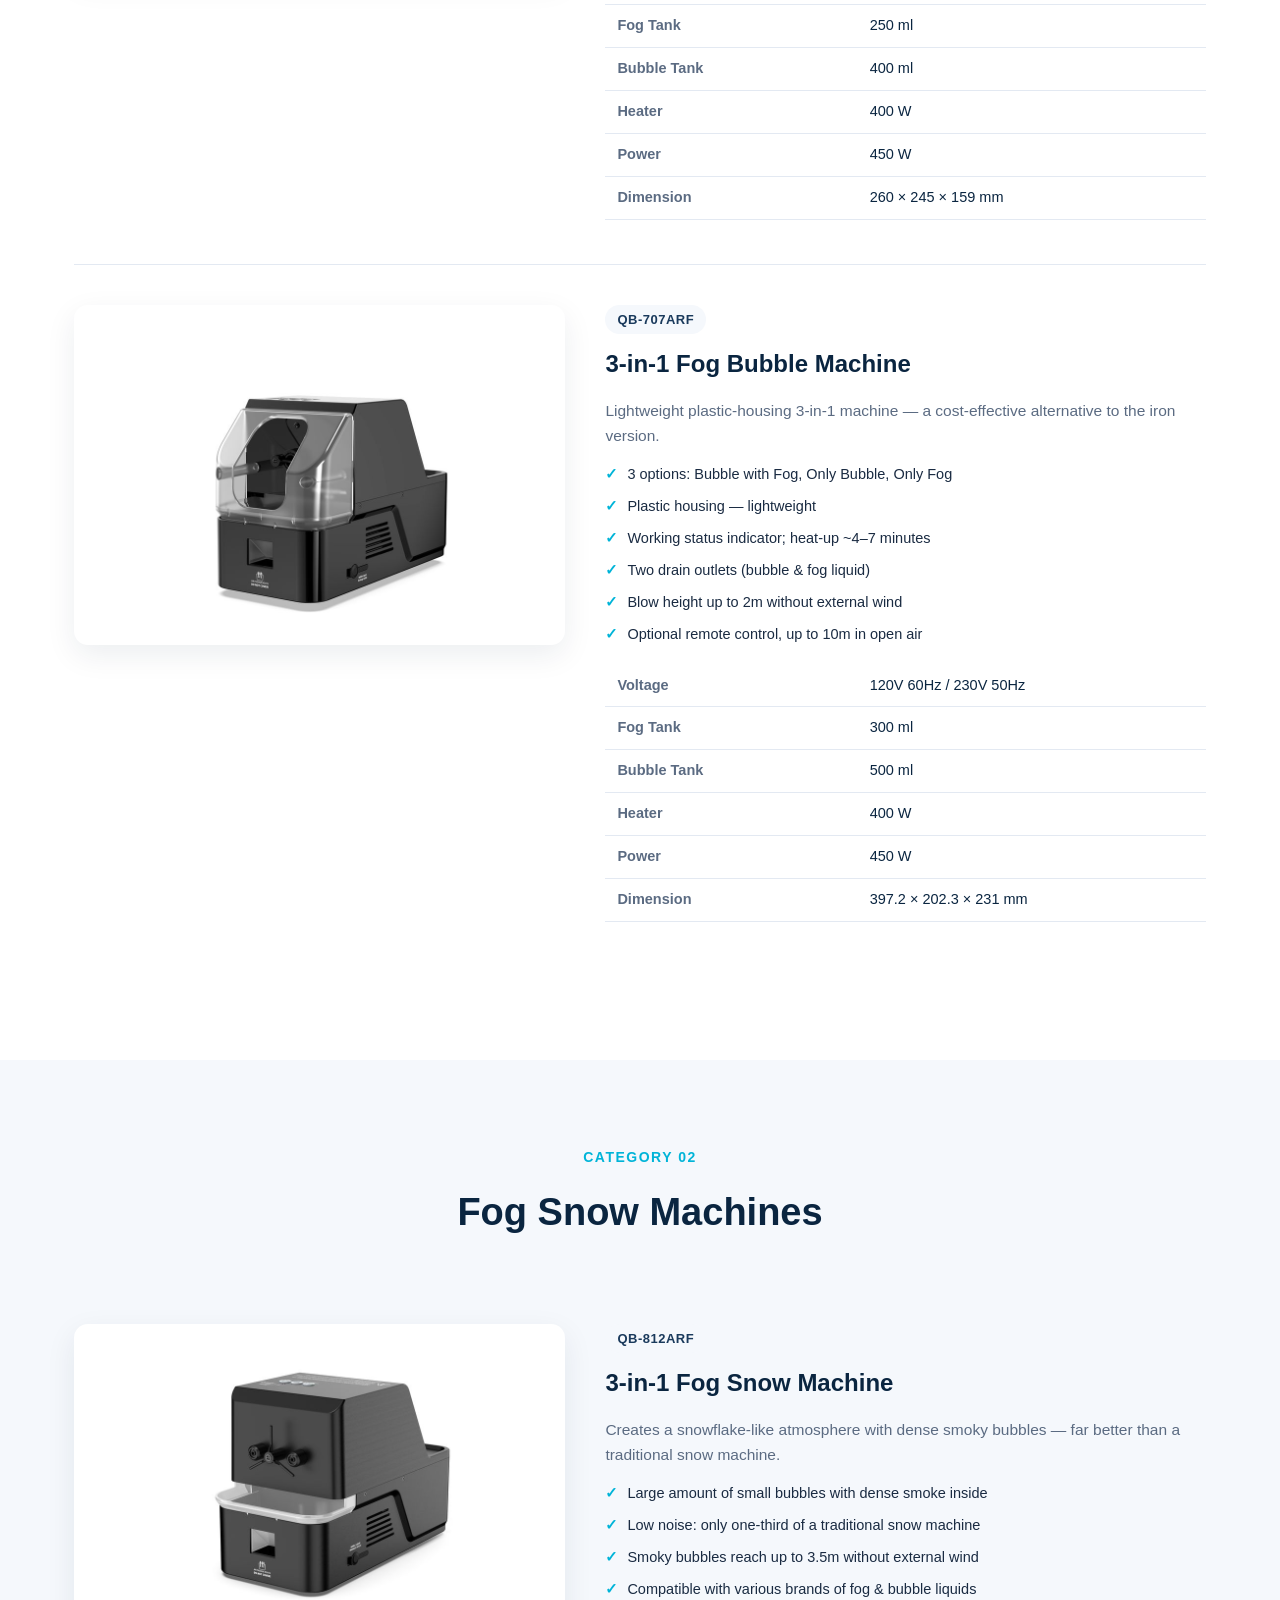
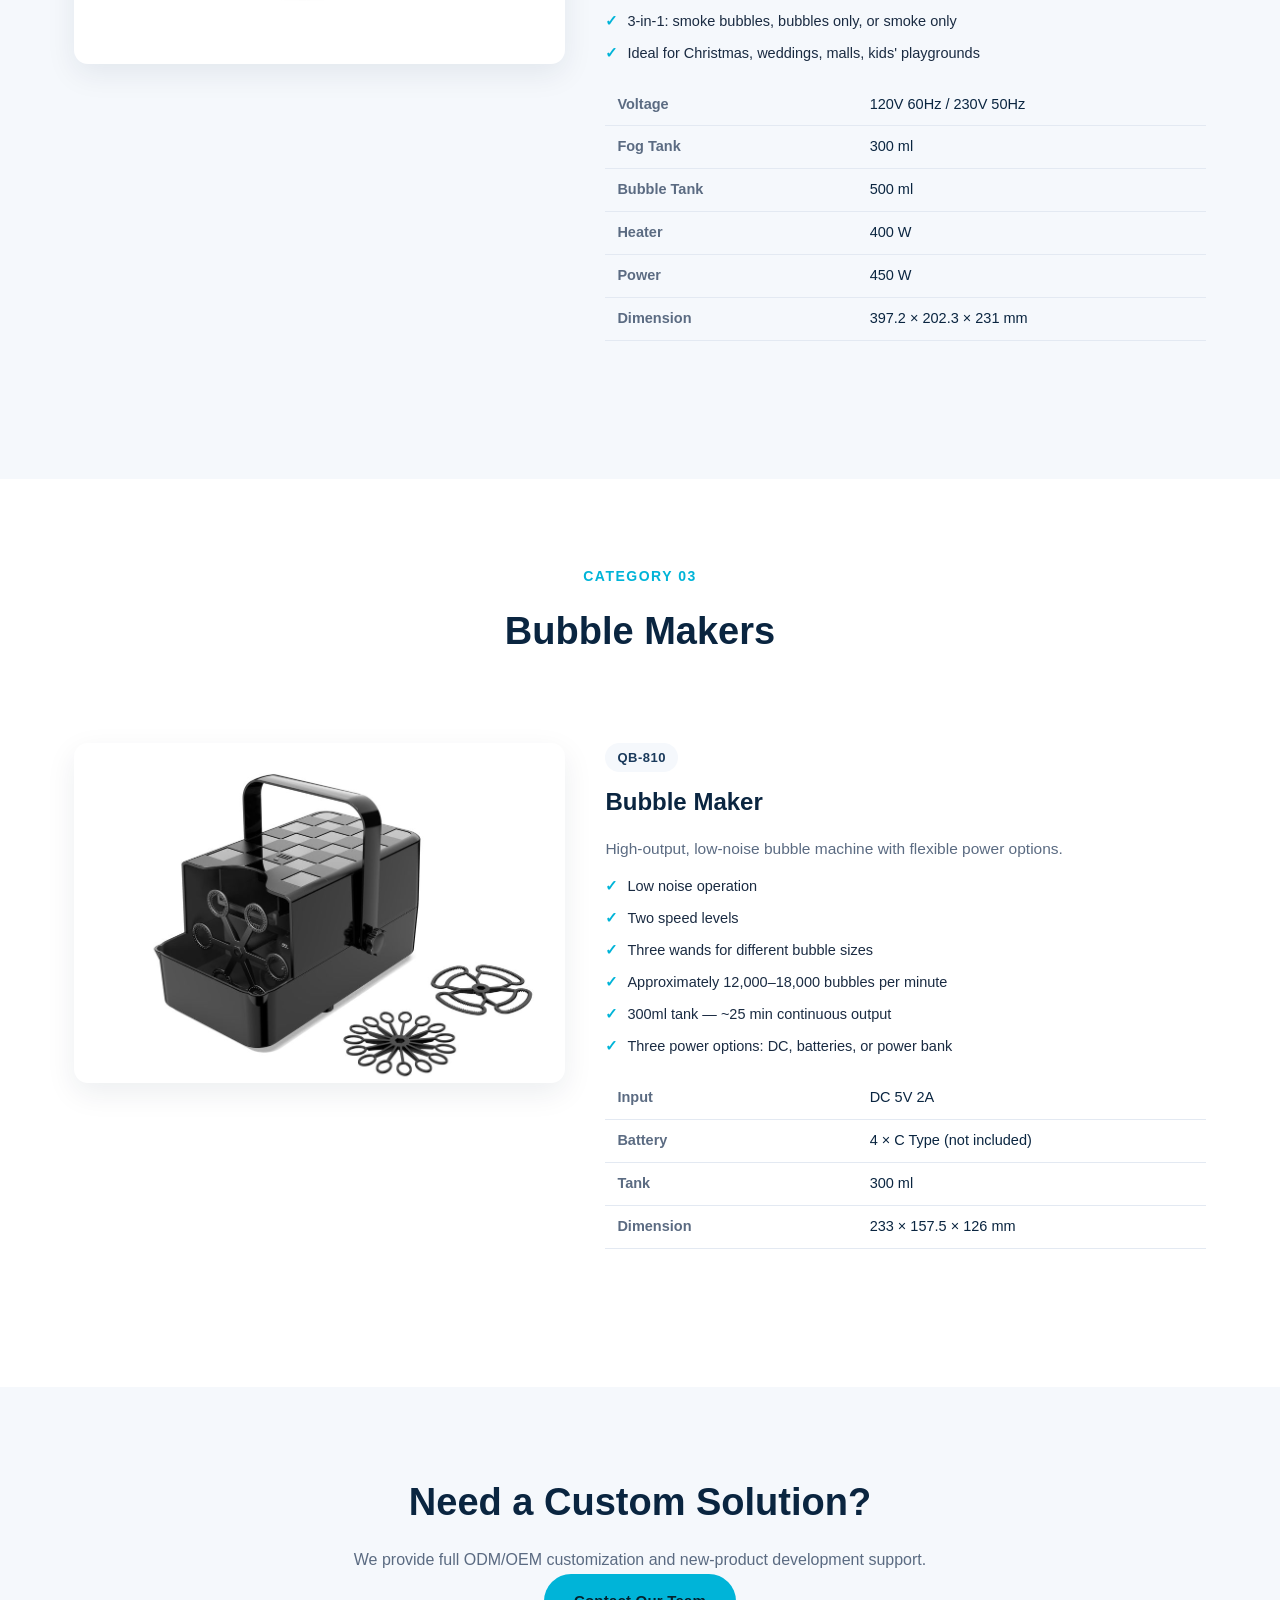
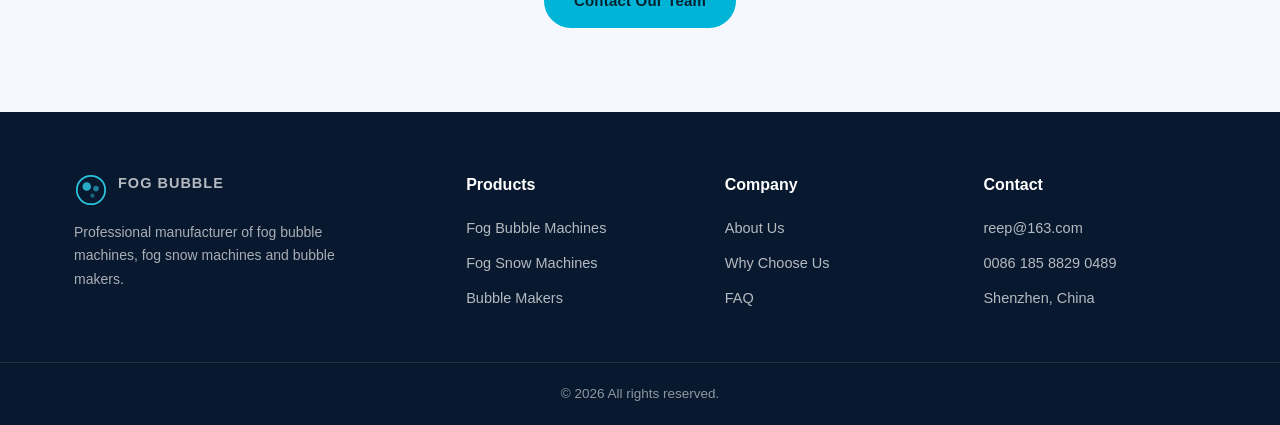
<file: products.html>
<!DOCTYPE html>
<html lang="en">
<head>
  <meta charset="UTF-8" />
  <meta name="viewport" content="width=device-width, initial-scale=1.0" />
  <title data-en="Products — Fog Bubble Machines" data-zh="产品 — 雾泡机">Products — Fog Bubble Machines</title>
  <meta name="description" data-en="Full catalog of fog bubble machines, fog snow machines and bubble makers with specifications." data-zh="雾泡机、雾雪机与泡泡机完整产品目录及规格参数。">
  <link rel="stylesheet" href="css/style.css" />
</head>
<body>

  <!-- ===== Header ===== -->
  <header class="site-header" id="siteHeader">
    <div class="container header-inner">
      <a class="brand" href="index.html" aria-label="Home">
        <svg class="brand-mark" viewBox="0 0 48 48" aria-hidden="true">
          <circle cx="24" cy="24" r="20" fill="none" stroke="currentColor" stroke-width="2.5"/>
          <circle cx="18" cy="19" r="6" fill="currentColor" opacity="0.85"/>
          <circle cx="31" cy="22" r="4" fill="currentColor" opacity="0.6"/>
          <circle cx="26" cy="32" r="3" fill="currentColor" opacity="0.45"/>
        </svg>
        <span class="brand-text" data-en="FOG BUBBLE" data-zh="雾泡机">FOG BUBBLE</span>
      </a>
      <nav class="main-nav" id="mainNav">
        <a href="index.html#home" data-en="Home" data-zh="首页">Home</a>
        <a href="index.html#products" data-en="Products" data-zh="产品">Products</a>
        <a href="index.html#about" data-en="About Us" data-zh="关于我们">About Us</a>
        <a href="index.html#why" data-en="Why Choose Us" data-zh="为何选择我们">Why Choose Us</a>
        <a href="index.html#faq" data-en="FAQ" data-zh="常见问题">FAQ</a>
        <a href="index.html#contact" data-en="Contact" data-zh="联系我们">Contact</a>
      </nav>
      <div class="header-actions">
        <button class="lang-toggle" data-lang-toggle aria-label="Switch language">中文</button>
        <button class="menu-toggle" id="menuToggle" aria-label="Menu"><span></span><span></span><span></span></button>
      </div>
    </div>
  </header>

  <!-- ===== Page Banner ===== -->
  <section class="hero" style="min-height:46vh;">
    <div class="hero-bg" style="background-image:url('assets/img/hero-qb816arf.jpg');"></div>
    <div class="hero-overlay"></div>
    <div class="container hero-content">
      <span class="hero-eyebrow" data-en="Product Catalog" data-zh="产品目录">Product Catalog</span>
      <h1 class="hero-title" data-en="Fog Bubble, Fog Snow & Bubble Machines" data-zh="雾泡机、雾雪机与泡泡机">Fog Bubble, Fog Snow &amp; Bubble Machines</h1>
      <p class="hero-sub" data-en="Seven proven models across three categories — engineered and manufactured in our own Shenzhen facility." data-zh="三大品类共七款成熟型号——由我们深圳自有工厂研发制造。">Seven proven models across three categories — engineered and manufactured in our own Shenzhen facility.</p>
    </div>
  </section>

  <!-- ===== Fog Bubble Machines ===== -->
  <section class="section" id="fog-bubble">
    <div class="container">
      <div class="section-head">
        <span class="section-kicker" data-en="Category 01" data-zh="品类 01">Category 01</span>
        <h2 class="section-title" data-en="Fog Bubble Machines" data-zh="雾泡机">Fog Bubble Machines</h2>
      </div>

      <!-- QB-816ARF -->
      <article class="product-detail" id="qb-816arf">
        <div class="pd-img" style="background-image:url('assets/img/qb-816arf.jpg');"></div>
        <div class="pd-info">
          <span class="product-model">QB-816ARF</span>
          <h3 data-en="Fog Bubble Machine with Speaker & Lights" data-zh="带音箱与灯光的雾泡机">Fog Bubble Machine with Speaker &amp; Lights</h3>
          <div class="lang-en">
            <p class="pd-intro">A 6-in-1 device combining fog-filled bubbles, RGB lighting, Bluetooth speaker and remote control — the flagship of our lineup.</p>
            <ul class="pd-feats">
              <li>5 function buttons: Fog Bubble, Bubble Only, Fog Only, LED, Bluetooth</li>
              <li>4 RGB LEDs on the movable handle, multi-angle projection</li>
              <li>Sound-active lighting that responds to music beats</li>
              <li>Built-in Bluetooth speaker for phone / iPad connection</li>
              <li>Replaceable heater; heat-up time ~4–7 minutes</li>
              <li>Two drain outlets (bubble &amp; fog liquid); up to 2m blow height</li>
              <li>Remote control range up to 10m in open air</li>
            </ul>
          </div>
          <div class="lang-zh">
            <p class="pd-intro">6 合 1 设备，集雾泡、RGB 灯光、蓝牙音箱与遥控于一体——我们的旗舰型号。</p>
            <ul class="pd-feats">
              <li>5 个功能按键：雾泡、纯泡泡、纯雾、LED、蓝牙</li>
              <li>可动手柄上 4 颗 RGB 灯，多角度投射</li>
              <li>声控灯光，随音乐节奏变化</li>
              <li>内置蓝牙音箱，可连接手机 / iPad</li>
              <li>加热芯可更换；预热时间约 4–7 分钟</li>
              <li>双排液口（泡泡液 / 雾液）；喷射高度可达 2 米</li>
              <li>遥控距离空旷环境下可达 10 米</li>
            </ul>
          </div>
          <table class="spec-table">
            <tr><td data-en="Voltage" data-zh="电压">Voltage</td><td>120V 60Hz / 230V 50Hz</td></tr>
            <tr><td data-en="Fog Tank" data-zh="雾液箱">Fog Tank</td><td>300 ml</td></tr>
            <tr><td data-en="Bubble Tank" data-zh="泡泡液箱">Bubble Tank</td><td>500 ml</td></tr>
            <tr><td data-en="Heater" data-zh="加热芯">Heater</td><td>400 W</td></tr>
            <tr><td data-en="Power" data-zh="功率">Power</td><td>450 W</td></tr>
            <tr><td data-en="Dimension" data-zh="尺寸">Dimension</td><td>397.2 × 202.3 × 231 mm</td></tr>
          </table>
        </div>
      </article>

      <!-- QB-813 -->
      <article class="product-detail" id="qb-813">
        <div class="pd-img" style="background-image:url('assets/img/qb-813.png');"></div>
        <div class="pd-info">
          <span class="product-model">QB-813</span>
          <h3 data-en="Portable Fog Bubble Machine" data-zh="便携式雾泡机">Portable Fog Bubble Machine</h3>
          <div class="lang-en">
            <p class="pd-intro">The world's first portable fog bubble machine powered by built-in rechargeable batteries — no AC power needed.</p>
            <ul class="pd-feats">
              <li>Built-in rechargeable batteries; fully charges in 90 min (40W+ charger)</li>
              <li>Replaceable atomizer (heater) to extend device lifespan</li>
              <li>One-press switch: continuous fog-filled bubbles; press again to stop</li>
              <li>Mountable on a selfie tripod for any setting</li>
              <li>Ideal for weddings, events, Halloween, parties, malls, parks</li>
            </ul>
          </div>
          <div class="lang-zh">
            <p class="pd-intro">全球首款内置可充电电池的便携式雾泡机——无需插电。</p>
            <ul class="pd-feats">
              <li>内置可充电电池；使用 40W 及以上充电器约 90 分钟充满</li>
              <li>雾化器（加热芯）可更换，延长设备寿命</li>
              <li>一键开关：持续喷射雾泡；再按一次即停</li>
              <li>可安装于自拍三脚架，适用于各种场景</li>
              <li>适合婚礼、活动、万圣节、派对、商场、公园</li>
            </ul>
          </div>
          <table class="spec-table">
            <tr><td data-en="Voltage" data-zh="电压">Voltage</td><td>DC 5V</td></tr>
            <tr><td data-en="Fog Tank" data-zh="雾液箱">Fog Tank</td><td>15 ml</td></tr>
            <tr><td data-en="Bubble Tank" data-zh="泡泡液箱">Bubble Tank</td><td>150 ml</td></tr>
            <tr><td data-en="Power" data-zh="功率">Power</td><td>Max. 45 W</td></tr>
            <tr><td data-en="Dimension" data-zh="尺寸">Dimension</td><td>210 × 94 × 198 mm</td></tr>
          </table>
        </div>
      </article>

      <!-- QB-807ARF -->
      <article class="product-detail" id="qb-807arf">
        <div class="pd-img" style="background-image:url('assets/img/qb-807arf.jpg');"></div>
        <div class="pd-info">
          <span class="product-model">QB-807ARF</span>
          <h3 data-en="3-in-1 Fog Bubble Machine" data-zh="3 合 1 雾泡机">3-in-1 Fog Bubble Machine</h3>
          <div class="lang-en">
            <p class="pd-intro">Durable iron-housing 3-in-1 machine with three selectable output modes.</p>
            <ul class="pd-feats">
              <li>3 options: Bubble with Fog, Only Bubble, Only Fog</li>
              <li>Iron housing — strong and durable</li>
              <li>Working status indicator; heat-up ~4–7 minutes</li>
              <li>Two drain outlets (bubble &amp; fog liquid)</li>
              <li>Blow height up to 2m without external wind</li>
              <li>Optional remote control, up to 10m in open air</li>
            </ul>
          </div>
          <div class="lang-zh">
            <p class="pd-intro">坚固铁壳 3 合 1 机型，三种输出模式可选。</p>
            <ul class="pd-feats">
              <li>3 种模式：雾泡、纯泡泡、纯雾</li>
              <li>铁质外壳——坚固耐用</li>
              <li>工作状态指示灯；预热约 4–7 分钟</li>
              <li>双排液口（泡泡液 / 雾液）</li>
              <li>无外接风时喷射高度可达 2 米</li>
              <li>可选遥控，空旷环境下可达 10 米</li>
            </ul>
          </div>
          <table class="spec-table">
            <tr><td data-en="Voltage" data-zh="电压">Voltage</td><td>120V 60Hz / 230V 50Hz</td></tr>
            <tr><td data-en="Fog Tank" data-zh="雾液箱">Fog Tank</td><td>300 ml</td></tr>
            <tr><td data-en="Bubble Tank" data-zh="泡泡液箱">Bubble Tank</td><td>500 ml</td></tr>
            <tr><td data-en="Heater" data-zh="加热芯">Heater</td><td>400 W</td></tr>
            <tr><td data-en="Power" data-zh="功率">Power</td><td>450 W</td></tr>
            <tr><td data-en="Dimension" data-zh="尺寸">Dimension</td><td>344 × 193 × 231 mm</td></tr>
          </table>
        </div>
      </article>

      <!-- QB-809A -->
      <article class="product-detail" id="qb-809a">
        <div class="pd-img" style="background-image:url('assets/img/qb-809a.jpg');"></div>
        <div class="pd-info">
          <span class="product-model">QB-809A</span>
          <h3 data-en="2-in-1 Smoke Bubble Machine" data-zh="2 合 1 烟雾泡泡机">2-in-1 Smoke Bubble Machine</h3>
          <div class="lang-en">
            <p class="pd-intro">2-in-1 functionality with industry-leading smoke encapsulation — 95% of smoke stays inside the bubbles.</p>
            <ul class="pd-feats">
              <li>Produces smoke bubbles and standalone bubbles</li>
              <li>95% of smoke encapsulated; minimal leakage</li>
              <li>Unique structure prevents fog liquid contaminating bubble liquid</li>
              <li>Compatible with various brands of fog &amp; bubble liquids</li>
              <li>Smoky bubbles reach up to 2m without external wind</li>
            </ul>
          </div>
          <div class="lang-zh">
            <p class="pd-intro">2 合 1 功能，烟雾锁泡行业领先——95% 烟雾留存于泡内。</p>
            <ul class="pd-feats">
              <li>可制造烟雾泡泡，也可单独制造泡泡</li>
              <li>95% 烟雾被锁于泡内，几乎无泄漏</li>
              <li>独特结构防止雾液污染泡泡液</li>
              <li>兼容市面多种品牌烟雾油与泡泡液</li>
              <li>无外接风时烟雾泡可达 2 米高</li>
            </ul>
          </div>
          <table class="spec-table">
            <tr><td data-en="Voltage" data-zh="电压">Voltage</td><td>120V 60Hz / 230V 50Hz</td></tr>
            <tr><td data-en="Fog Tank" data-zh="雾液箱">Fog Tank</td><td>250 ml</td></tr>
            <tr><td data-en="Bubble Tank" data-zh="泡泡液箱">Bubble Tank</td><td>400 ml</td></tr>
            <tr><td data-en="Heater" data-zh="加热芯">Heater</td><td>400 W</td></tr>
            <tr><td data-en="Power" data-zh="功率">Power</td><td>450 W</td></tr>
            <tr><td data-en="Dimension" data-zh="尺寸">Dimension</td><td>260 × 245 × 159 mm</td></tr>
          </table>
        </div>
      </article>

      <!-- QB-707ARF -->
      <article class="product-detail" id="qb-707arf">
        <div class="pd-img" style="background-image:url('assets/img/qb-707arf.jpg');"></div>
        <div class="pd-info">
          <span class="product-model">QB-707ARF</span>
          <h3 data-en="3-in-1 Fog Bubble Machine" data-zh="3 合 1 雾泡机">3-in-1 Fog Bubble Machine</h3>
          <div class="lang-en">
            <p class="pd-intro">Lightweight plastic-housing 3-in-1 machine — a cost-effective alternative to the iron version.</p>
            <ul class="pd-feats">
              <li>3 options: Bubble with Fog, Only Bubble, Only Fog</li>
              <li>Plastic housing — lightweight</li>
              <li>Working status indicator; heat-up ~4–7 minutes</li>
              <li>Two drain outlets (bubble &amp; fog liquid)</li>
              <li>Blow height up to 2m without external wind</li>
              <li>Optional remote control, up to 10m in open air</li>
            </ul>
          </div>
          <div class="lang-zh">
            <p class="pd-intro">轻量塑料外壳 3 合 1 机型——铁壳版本的经济之选。</p>
            <ul class="pd-feats">
              <li>3 种模式：雾泡、纯泡泡、纯雾</li>
              <li>塑料外壳——轻巧</li>
              <li>工作状态指示灯；预热约 4–7 分钟</li>
              <li>双排液口（泡泡液 / 雾液）</li>
              <li>无外接风时喷射高度可达 2 米</li>
              <li>可选遥控，空旷环境下可达 10 米</li>
            </ul>
          </div>
          <table class="spec-table">
            <tr><td data-en="Voltage" data-zh="电压">Voltage</td><td>120V 60Hz / 230V 50Hz</td></tr>
            <tr><td data-en="Fog Tank" data-zh="雾液箱">Fog Tank</td><td>300 ml</td></tr>
            <tr><td data-en="Bubble Tank" data-zh="泡泡液箱">Bubble Tank</td><td>500 ml</td></tr>
            <tr><td data-en="Heater" data-zh="加热芯">Heater</td><td>400 W</td></tr>
            <tr><td data-en="Power" data-zh="功率">Power</td><td>450 W</td></tr>
            <tr><td data-en="Dimension" data-zh="尺寸">Dimension</td><td>397.2 × 202.3 × 231 mm</td></tr>
          </table>
        </div>
      </article>
    </div>
  </section>

  <!-- ===== Fog Snow Machines ===== -->
  <section class="section section-alt" id="fog-snow">
    <div class="container">
      <div class="section-head">
        <span class="section-kicker" data-en="Category 02" data-zh="品类 02">Category 02</span>
        <h2 class="section-title" data-en="Fog Snow Machines" data-zh="雾雪机">Fog Snow Machines</h2>
      </div>

      <article class="product-detail" id="qb-812arf">
        <div class="pd-img" style="background-image:url('assets/img/qb-812arf.jpg');"></div>
        <div class="pd-info">
          <span class="product-model">QB-812ARF</span>
          <h3 data-en="3-in-1 Fog Snow Machine" data-zh="3 合 1 雾雪机">3-in-1 Fog Snow Machine</h3>
          <div class="lang-en">
            <p class="pd-intro">Creates a snowflake-like atmosphere with dense smoky bubbles — far better than a traditional snow machine.</p>
            <ul class="pd-feats">
              <li>Large amount of small bubbles with dense smoke inside</li>
              <li>Low noise: only one-third of a traditional snow machine</li>
              <li>Smoky bubbles reach up to 3.5m without external wind</li>
              <li>Compatible with various brands of fog &amp; bubble liquids</li>
              <li>3-in-1: smoke bubbles, bubbles only, or smoke only</li>
              <li>Ideal for Christmas, weddings, malls, kids' playgrounds</li>
            </ul>
          </div>
          <div class="lang-zh">
            <p class="pd-intro">以浓密烟雾泡营造雪花般氛围——远胜传统雪花机。</p>
            <ul class="pd-feats">
              <li>大量内含浓密烟雾的小泡泡</li>
              <li>低噪音：仅为传统雪花机的三分之一</li>
              <li>无外接风时烟雾泡可达 3.5 米高</li>
              <li>兼容市面多种品牌烟雾油与泡泡液</li>
              <li>3 合 1：烟雾泡、纯泡泡或纯烟雾</li>
              <li>适合圣诞、婚礼、商场、儿童乐园</li>
            </ul>
          </div>
          <table class="spec-table">
            <tr><td data-en="Voltage" data-zh="电压">Voltage</td><td>120V 60Hz / 230V 50Hz</td></tr>
            <tr><td data-en="Fog Tank" data-zh="雾液箱">Fog Tank</td><td>300 ml</td></tr>
            <tr><td data-en="Bubble Tank" data-zh="泡泡液箱">Bubble Tank</td><td>500 ml</td></tr>
            <tr><td data-en="Heater" data-zh="加热芯">Heater</td><td>400 W</td></tr>
            <tr><td data-en="Power" data-zh="功率">Power</td><td>450 W</td></tr>
            <tr><td data-en="Dimension" data-zh="尺寸">Dimension</td><td>397.2 × 202.3 × 231 mm</td></tr>
          </table>
        </div>
      </article>
    </div>
  </section>

  <!-- ===== Bubble Makers ===== -->
  <section class="section" id="bubble-makers">
    <div class="container">
      <div class="section-head">
        <span class="section-kicker" data-en="Category 03" data-zh="品类 03">Category 03</span>
        <h2 class="section-title" data-en="Bubble Makers" data-zh="泡泡机">Bubble Makers</h2>
      </div>

      <article class="product-detail" id="qb-810">
        <div class="pd-img" style="background-image:url('assets/img/qb-810.jpg');"></div>
        <div class="pd-info">
          <span class="product-model">QB-810</span>
          <h3 data-en="Bubble Maker" data-zh="泡泡机">Bubble Maker</h3>
          <div class="lang-en">
            <p class="pd-intro">High-output, low-noise bubble machine with flexible power options.</p>
            <ul class="pd-feats">
              <li>Low noise operation</li>
              <li>Two speed levels</li>
              <li>Three wands for different bubble sizes</li>
              <li>Approximately 12,000–18,000 bubbles per minute</li>
              <li>300ml tank — ~25 min continuous output</li>
              <li>Three power options: DC, batteries, or power bank</li>
            </ul>
          </div>
          <div class="lang-zh">
            <p class="pd-intro">高产量、低噪音泡泡机，供电方式灵活。</p>
            <ul class="pd-feats">
              <li>低噪音运行</li>
              <li>两档速度可调</li>
              <li>三种泡泡棒，大小泡泡可选</li>
              <li>每分钟约 12,000–18,000 个泡泡</li>
              <li>300ml 液箱——约 25 分钟连续喷射</li>
              <li>三种供电：直流电源、电池或充电宝</li>
            </ul>
          </div>
          <table class="spec-table">
            <tr><td data-en="Input" data-zh="输入">Input</td><td>DC 5V 2A</td></tr>
            <tr><td data-en="Battery" data-zh="电池">Battery</td><td>4 × C Type (not included)</td></tr>
            <tr><td data-en="Tank" data-zh="液箱">Tank</td><td>300 ml</td></tr>
            <tr><td data-en="Dimension" data-zh="尺寸">Dimension</td><td>233 × 157.5 × 126 mm</td></tr>
          </table>
        </div>
      </article>
    </div>
  </section>

  <!-- ===== CTA strip ===== -->
  <section class="section section-alt" style="text-align:center;">
    <div class="container">
      <h2 class="section-title" data-en="Need a Custom Solution?" data-zh="需要定制方案？">Need a Custom Solution?</h2>
      <p class="section-desc" data-en="We provide full ODM/OEM customization and new-product development support." data-zh="我们提供完整的 ODM/OEM 定制与新产品开发支持。">We provide full ODM/OEM customization and new-product development support.</p>
      <a class="btn btn-primary" href="index.html#contact" data-en="Contact Our Team" data-zh="联系我们">Contact Our Team</a>
    </div>
  </section>

  <!-- ===== Footer ===== -->
  <footer class="site-footer">
    <div class="container footer-grid">
      <div class="footer-col footer-brand">
        <div class="brand">
          <svg class="brand-mark" viewBox="0 0 48 48" aria-hidden="true">
            <circle cx="24" cy="24" r="20" fill="none" stroke="currentColor" stroke-width="2.5"/>
            <circle cx="18" cy="19" r="6" fill="currentColor" opacity="0.85"/>
            <circle cx="31" cy="22" r="4" fill="currentColor" opacity="0.6"/>
            <circle cx="26" cy="32" r="3" fill="currentColor" opacity="0.45"/>
          </svg>
          <span class="brand-text" data-en="FOG BUBBLE" data-zh="雾泡机">FOG BUBBLE</span>
        </div>
        <p data-en="Professional manufacturer of fog bubble machines, fog snow machines and bubble makers." data-zh="雾泡机、雾雪机与泡泡机的专业制造商。">Professional manufacturer of fog bubble machines, fog snow machines and bubble makers.</p>
      </div>
      <div class="footer-col">
        <h4 data-en="Products" data-zh="产品">Products</h4>
        <a href="#fog-bubble" data-en="Fog Bubble Machines" data-zh="雾泡机">Fog Bubble Machines</a>
        <a href="#fog-snow" data-en="Fog Snow Machines" data-zh="雾雪机">Fog Snow Machines</a>
        <a href="#bubble-makers" data-en="Bubble Makers" data-zh="泡泡机">Bubble Makers</a>
      </div>
      <div class="footer-col">
        <h4 data-en="Company" data-zh="公司">Company</h4>
        <a href="index.html#about" data-en="About Us" data-zh="关于我们">About Us</a>
        <a href="index.html#why" data-en="Why Choose Us" data-zh="为何选择我们">Why Choose Us</a>
        <a href="index.html#faq" data-en="FAQ" data-zh="常见问题">FAQ</a>
      </div>
      <div class="footer-col">
        <h4 data-en="Contact" data-zh="联系我们">Contact</h4>
        <a href="mailto:reep@163.com">reep@163.com</a>
        <a href="tel:008618588290489">0086 185 8829 0489</a>
        <span data-en="Shenzhen, China" data-zh="中国深圳">Shenzhen, China</span>
      </div>
    </div>
    <div class="footer-bottom">
      <span data-en="© 2026 All rights reserved." data-zh="© 2026 版权所有。">© 2026 All rights reserved.</span>
    </div>
  </footer>

  <style>
    .product-detail { display: grid; grid-template-columns: 0.9fr 1.1fr; gap: 40px; align-items: start; padding: 30px 0 44px; border-bottom: 1px solid var(--line); margin-bottom: 10px; }
    .product-detail:last-child { border-bottom: 0; }
    .pd-img { height: 340px; border-radius: var(--radius); background-size: cover; background-position: center; background-color: #eef3f8; box-shadow: var(--shadow); }
    .pd-info .product-model { margin-bottom: 10px; }
    .pd-info h3 { font-size: 24px; color: var(--navy-800); margin-bottom: 14px; }
    .pd-intro { color: var(--muted); font-size: 15.5px; margin-bottom: 14px; }
    .pd-feats { list-style: none; margin-bottom: 18px; }
    .pd-feats li { position: relative; padding-left: 22px; color: var(--ink); font-size: 14.5px; margin-bottom: 8px; }
    .pd-feats li::before { content: "✓"; position: absolute; left: 0; color: var(--cyan-500); font-weight: 700; }
    .spec-table { width: 100%; border-collapse: collapse; font-size: 14.5px; }
    .spec-table td { padding: 9px 12px; border-bottom: 1px solid var(--line); }
    .spec-table td:first-child { color: var(--muted); width: 42%; font-weight: 600; }
    .spec-table td:last-child { color: var(--navy-800); }
    @media (max-width: 820px) { .product-detail { grid-template-columns: 1fr; gap: 22px; } .pd-img { height: 260px; } }
  </style>

  <script src="js/lang.js"></script>
  <script src="js/main.js"></script>
</body>
</html>
</file>
<file: css/style.css>
/* =========================================================
   Fog Bubble Machines — Bilingual Site Styles
   Palette: deep navy + cyan accent, clean modern B2B
   ========================================================= */

:root {
  --navy-900: #08182e;
  --navy-800: #0a2540;
  --navy-700: #102a43;
  --navy-600: #1a3a5c;
  --cyan-500: #00b4d8;
  --cyan-400: #2bc4e0;
  --cyan-300: #7fdcec;
  --ink: #1a2b42;
  --muted: #5b6b82;
  --line: #e3e9f2;
  --bg-soft: #f5f8fc;
  --white: #ffffff;
  --radius: 14px;
  --shadow: 0 10px 30px rgba(10, 37, 64, 0.08);
  --shadow-lg: 0 18px 50px rgba(10, 37, 64, 0.14);
  --maxw: 1180px;
  --font: "Inter", "Segoe UI", "Helvetica Neue", Arial, "PingFang SC", "Microsoft YaHei", sans-serif;
}

* { box-sizing: border-box; margin: 0; padding: 0; }

html { scroll-behavior: smooth; }

body {
  font-family: var(--font);
  color: var(--ink);
  background: var(--white);
  line-height: 1.65;
  -webkit-font-smoothing: antialiased;
}

/* language block toggling */
html:not(.lang-zh) .lang-zh { display: none; }
html.lang-zh .lang-en { display: none; }

img { max-width: 100%; display: block; }

a { color: inherit; text-decoration: none; }

.container { width: 100%; max-width: var(--maxw); margin: 0 auto; padding: 0 24px; }

/* ---------- Buttons ---------- */
.btn {
  display: inline-block;
  padding: 13px 28px;
  border-radius: 999px;
  font-weight: 600;
  font-size: 15px;
  letter-spacing: .2px;
  cursor: pointer;
  border: 2px solid transparent;
  transition: transform .15s ease, box-shadow .2s ease, background .2s ease;
}
.btn-primary { background: var(--cyan-500); color: #04222e; }
.btn-primary:hover { background: var(--cyan-400); transform: translateY(-2px); box-shadow: 0 10px 24px rgba(0,180,216,.35); }
.btn-ghost { background: transparent; color: #fff; border-color: rgba(255,255,255,.7); }
.btn-ghost:hover { background: rgba(255,255,255,.12); border-color: #fff; }

/* ---------- Header ---------- */
.site-header {
  position: sticky; top: 0; z-index: 100;
  background: rgba(8, 24, 46, 0.92);
  backdrop-filter: blur(10px);
  border-bottom: 1px solid rgba(255,255,255,.06);
  transition: box-shadow .25s ease, background .25s ease;
}
.site-header.scrolled { box-shadow: 0 6px 24px rgba(0,0,0,.25); }
.header-inner { display: flex; align-items: center; justify-content: space-between; height: 70px; }
.brand { display: flex; align-items: center; gap: 10px; color: #fff; }
.brand-mark { width: 34px; height: 34px; color: var(--cyan-400); }
.brand-text { font-weight: 800; font-size: 20px; letter-spacing: 1px; }

.main-nav { display: flex; gap: 30px; }
.main-nav a {
  color: rgba(255,255,255,.82); font-weight: 500; font-size: 15px;
  position: relative; padding: 6px 0; transition: color .2s;
}
.main-nav a:hover { color: #fff; }
.main-nav a::after {
  content: ""; position: absolute; left: 0; bottom: 0; height: 2px; width: 0;
  background: var(--cyan-400); transition: width .25s ease;
}
.main-nav a:hover::after { width: 100%; }

.header-actions { display: flex; align-items: center; gap: 14px; }
.lang-toggle {
  background: rgba(255,255,255,.1); color: #fff; border: 1px solid rgba(255,255,255,.25);
  padding: 8px 16px; border-radius: 999px; font-weight: 600; cursor: pointer; font-size: 14px;
  transition: background .2s;
}
.lang-toggle:hover { background: rgba(255,255,255,.2); }

.menu-toggle { display: none; flex-direction: column; gap: 5px; background: none; border: 0; cursor: pointer; padding: 6px; }
.menu-toggle span { width: 24px; height: 2px; background: #fff; border-radius: 2px; }

/* ---------- Hero ---------- */
.hero { position: relative; min-height: 78vh; display: flex; align-items: center; overflow: hidden; }
.hero-bg { position: absolute; inset: 0; background-size: cover; background-position: center; transform: scale(1.05); }
.hero-overlay { position: absolute; inset: 0; background: linear-gradient(105deg, rgba(8,24,46,.88) 0%, rgba(10,37,64,.55) 55%, rgba(10,37,64,.2) 100%); }
.hero-content { position: relative; z-index: 2; color: #fff; max-width: 720px; padding: 80px 0; }
.hero-eyebrow {
  display: inline-block; background: rgba(0,180,216,.18); color: var(--cyan-300);
  border: 1px solid rgba(0,180,216,.4); padding: 7px 16px; border-radius: 999px;
  font-size: 13px; font-weight: 600; letter-spacing: 1px; margin-bottom: 22px;
}
.hero-title { font-size: clamp(32px, 5vw, 56px); line-height: 1.12; font-weight: 800; margin-bottom: 20px; }
.hero-sub { font-size: clamp(15px, 2vw, 19px); color: rgba(255,255,255,.9); margin-bottom: 34px; max-width: 600px; }
.hero-cta { display: flex; gap: 16px; flex-wrap: wrap; }

/* ---------- Stats ---------- */
.stats { background: var(--navy-800); color: #fff; }
.stats-grid { display: grid; grid-template-columns: repeat(4, 1fr); gap: 20px; padding: 46px 24px; }
.stat { text-align: center; }
.stat-num { font-size: clamp(30px, 4vw, 46px); font-weight: 800; color: var(--cyan-400); }
.stat-label { font-size: 14px; color: rgba(255,255,255,.78); margin-top: 6px; letter-spacing: .3px; }

/* ---------- Sections ---------- */
.section { padding: 84px 0; }
.section-alt { background: var(--bg-soft); }
.section-head { text-align: center; max-width: 720px; margin: 0 auto 50px; }
.section-kicker { display: inline-block; color: var(--cyan-500); font-weight: 700; font-size: 14px; letter-spacing: 1.5px; text-transform: uppercase; margin-bottom: 12px; }
.section-title { font-size: clamp(26px, 3.4vw, 38px); font-weight: 800; color: var(--navy-800); margin-bottom: 14px; }
.section-desc { color: var(--muted); font-size: 16px; }

/* ---------- Categories ---------- */
.cat-grid { display: grid; grid-template-columns: repeat(3, 1fr); gap: 28px; }
.cat-card { background: #fff; border-radius: var(--radius); overflow: hidden; box-shadow: var(--shadow); transition: transform .25s ease, box-shadow .25s ease; border: 1px solid var(--line); }
.cat-card:hover { transform: translateY(-6px); box-shadow: var(--shadow-lg); }
.cat-img { height: 220px; background-size: cover; background-position: center; }
.cat-body { padding: 24px; }
.cat-body h3 { font-size: 21px; color: var(--navy-800); margin-bottom: 10px; }
.cat-body p { color: var(--muted); font-size: 15px; margin-bottom: 16px; }
.cat-link { color: var(--cyan-500); font-weight: 700; font-size: 15px; }

/* ---------- Products ---------- */
.product-grid { display: grid; grid-template-columns: repeat(3, 1fr); gap: 26px; }
.product-card { background: #fff; border-radius: var(--radius); overflow: hidden; box-shadow: var(--shadow); border: 1px solid var(--line); transition: transform .25s ease, box-shadow .25s ease; display: flex; flex-direction: column; }
.product-card:hover { transform: translateY(-6px); box-shadow: var(--shadow-lg); }
.product-img { height: 230px; background-size: cover; background-position: center; background-color: #eef3f8; }
.product-body { padding: 22px; display: flex; flex-direction: column; flex: 1; }
.product-model { display: inline-block; align-self: flex-start; background: var(--bg-soft); color: var(--navy-600); font-weight: 700; font-size: 13px; padding: 4px 12px; border-radius: 999px; margin-bottom: 12px; letter-spacing: .5px; }
.product-body h3 { font-size: 18px; color: var(--navy-800); margin-bottom: 8px; line-height: 1.35; }
.product-tag { color: var(--muted); font-size: 14px; margin-bottom: 16px; flex: 1; }
.product-link { color: var(--cyan-500); font-weight: 700; font-size: 15px; }

/* ---------- About ---------- */
.about-grid { display: grid; grid-template-columns: 1fr 1.1fr; gap: 50px; align-items: center; }
.about-img { height: 440px; border-radius: var(--radius); background-size: cover; background-position: center; box-shadow: var(--shadow); }
.about-text .section-kicker { margin-bottom: 10px; }
.about-text .section-title { text-align: left; margin-bottom: 18px; }
.about-text p { color: var(--muted); margin-bottom: 14px; font-size: 15.5px; }
.about-text .btn { margin-top: 10px; }

/* ---------- Why ---------- */
.why-grid { display: grid; grid-template-columns: repeat(3, 1fr); gap: 28px; }
.why-card { background: #fff; border-radius: var(--radius); padding: 36px 30px; box-shadow: var(--shadow); border: 1px solid var(--line); text-align: center; transition: transform .25s ease; }
.why-card:hover { transform: translateY(-6px); }
.why-icon { width: 64px; height: 64px; margin: 0 auto 20px; border-radius: 16px; background: linear-gradient(135deg, var(--cyan-500), var(--cyan-300)); color: #04222e; display: flex; align-items: center; justify-content: center; font-size: 30px; font-weight: 800; }
.why-card h3 { font-size: 20px; color: var(--navy-800); margin-bottom: 12px; }
.why-card p { color: var(--muted); font-size: 15px; }

/* ---------- FAQ ---------- */
.faq-list { max-width: 820px; margin: 0 auto; }
.faq-item { background: #fff; border: 1px solid var(--line); border-radius: 12px; margin-bottom: 14px; overflow: hidden; }
.faq-q { width: 100%; text-align: left; background: none; border: 0; padding: 20px 24px; font-size: 17px; font-weight: 600; color: var(--navy-800); cursor: pointer; display: flex; justify-content: space-between; align-items: center; gap: 16px; }
.faq-plus { color: var(--cyan-500); font-size: 24px; font-weight: 400; transition: transform .2s ease; }
.faq-item.open .faq-plus { transform: rotate(45deg); }
.faq-a { max-height: 0; overflow: hidden; transition: max-height .3s ease; }
.faq-a > div { padding: 0 24px 22px; color: var(--muted); font-size: 15.5px; }

/* ---------- Contact ---------- */
.contact-grid { display: grid; grid-template-columns: 1fr 1fr; gap: 50px; align-items: start; }
.contact-info .section-kicker { margin-bottom: 10px; }
.contact-info .section-title { text-align: left; margin-bottom: 14px; }
.contact-list { list-style: none; margin-top: 26px; }
.contact-list li { display: flex; flex-direction: column; padding: 14px 0; border-bottom: 1px solid var(--line); }
.contact-list li span { color: var(--muted); font-size: 13px; text-transform: uppercase; letter-spacing: 1px; margin-bottom: 4px; }
.contact-list li strong { color: var(--navy-800); font-size: 16px; font-weight: 600; }
.contact-form { background: #fff; padding: 32px; border-radius: var(--radius); box-shadow: var(--shadow); border: 1px solid var(--line); }
.field { margin-bottom: 16px; }
.field input, .field textarea {
  width: 100%; padding: 13px 16px; border: 1px solid var(--line); border-radius: 10px;
  font-family: var(--font); font-size: 15px; color: var(--ink); background: #fff; transition: border .2s, box-shadow .2s;
}
.field input:focus, .field textarea:focus { outline: 0; border-color: var(--cyan-500); box-shadow: 0 0 0 3px rgba(0,180,216,.15); }
.field textarea { resize: vertical; }
.contact-form .btn { width: 100%; }

/* ---------- Footer ---------- */
.site-footer { background: var(--navy-900); color: rgba(255,255,255,.8); padding: 60px 0 0; }
.footer-grid { display: grid; grid-template-columns: 1.6fr 1fr 1fr 1fr; gap: 36px; padding-bottom: 40px; }
.footer-col h4 { color: #fff; font-size: 16px; margin-bottom: 18px; font-weight: 700; }
.footer-col a, .footer-col span { display: block; color: rgba(255,255,255,.7); font-size: 14.5px; margin-bottom: 11px; transition: color .2s; }
.footer-col a:hover { color: var(--cyan-400); }
.footer-brand p { color: rgba(255,255,255,.65); font-size: 14px; margin-top: 14px; max-width: 280px; }
.footer-bottom { border-top: 1px solid rgba(255,255,255,.1); padding: 20px 0; text-align: center; font-size: 13.5px; color: rgba(255,255,255,.55); }

/* ---------- Responsive ---------- */
@media (max-width: 980px) {
  .cat-grid, .product-grid, .why-grid { grid-template-columns: repeat(2, 1fr); }
  .about-grid, .contact-grid { grid-template-columns: 1fr; gap: 34px; }
  .about-img { height: 320px; }
  .footer-grid { grid-template-columns: 1fr 1fr; }
}
@media (max-width: 720px) {
  .main-nav {
    position: fixed; top: 70px; right: 0; width: 240px; height: calc(100vh - 70px);
    background: var(--navy-800); flex-direction: column; gap: 0; padding: 20px 0;
    transform: translateX(100%); transition: transform .3s ease; box-shadow: -10px 0 30px rgba(0,0,0,.3);
  }
  .main-nav.open { transform: translateX(0); }
  .main-nav a { padding: 14px 24px; border-bottom: 1px solid rgba(255,255,255,.07); }
  .menu-toggle { display: flex; }
  .stats-grid { grid-template-columns: repeat(2, 1fr); gap: 26px 10px; }
  .cat-grid, .product-grid, .why-grid { grid-template-columns: 1fr; }
  .footer-grid { grid-template-columns: 1fr; }
  .section { padding: 60px 0; }
  .hero { min-height: 70vh; }
  .hero-content { padding: 60px 0; }
}
</file>
